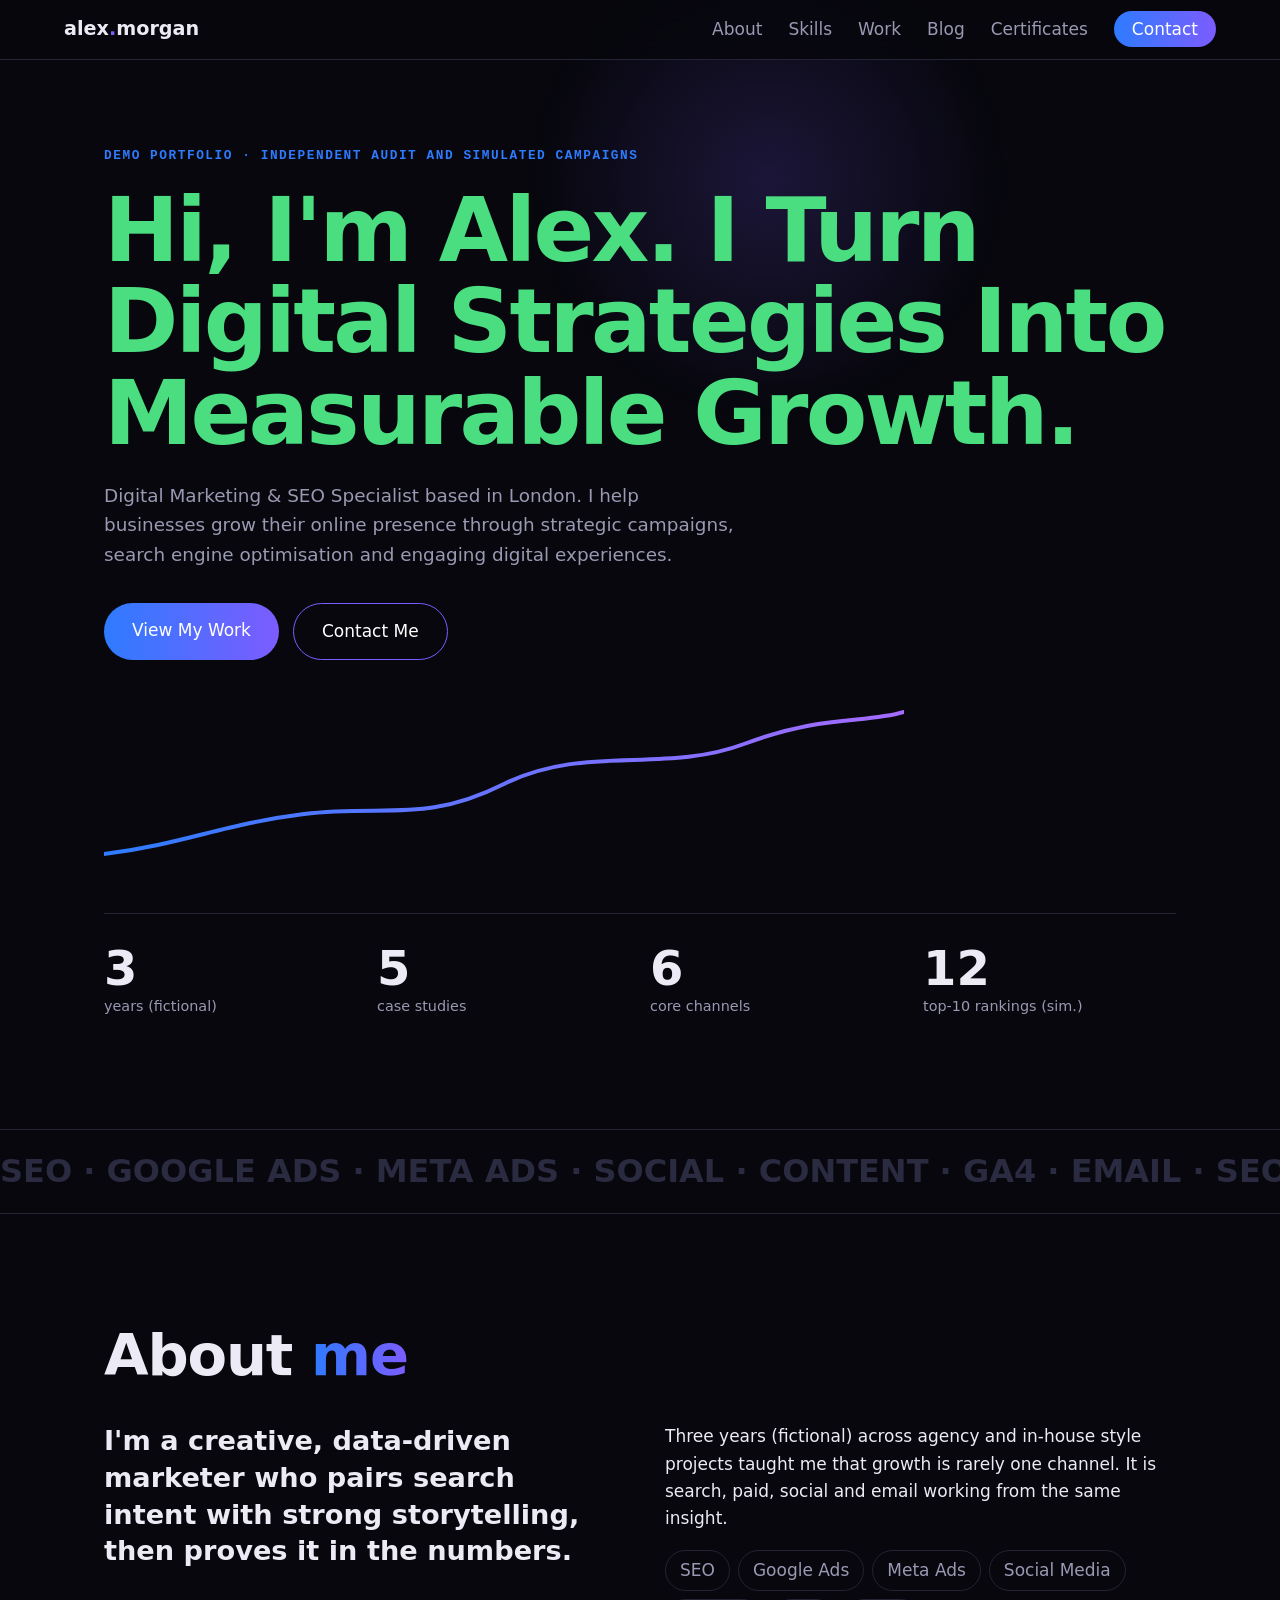
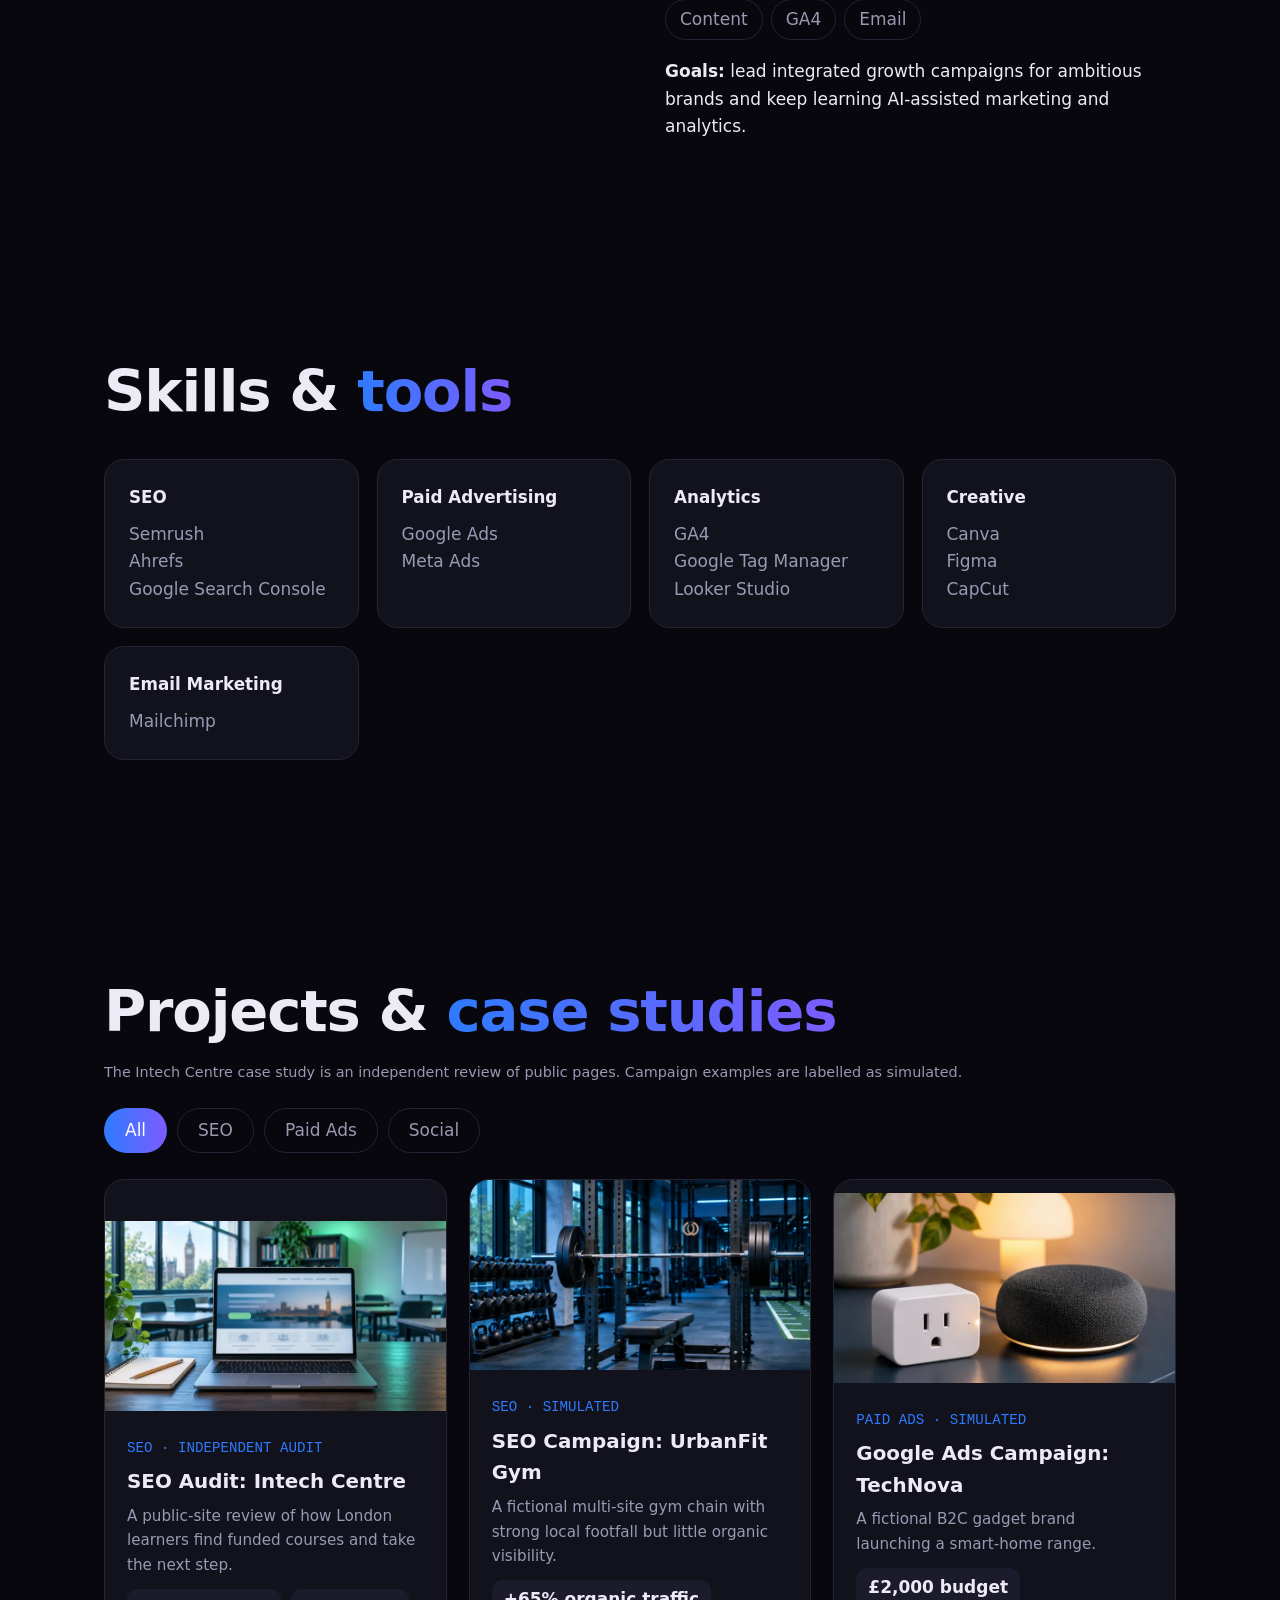
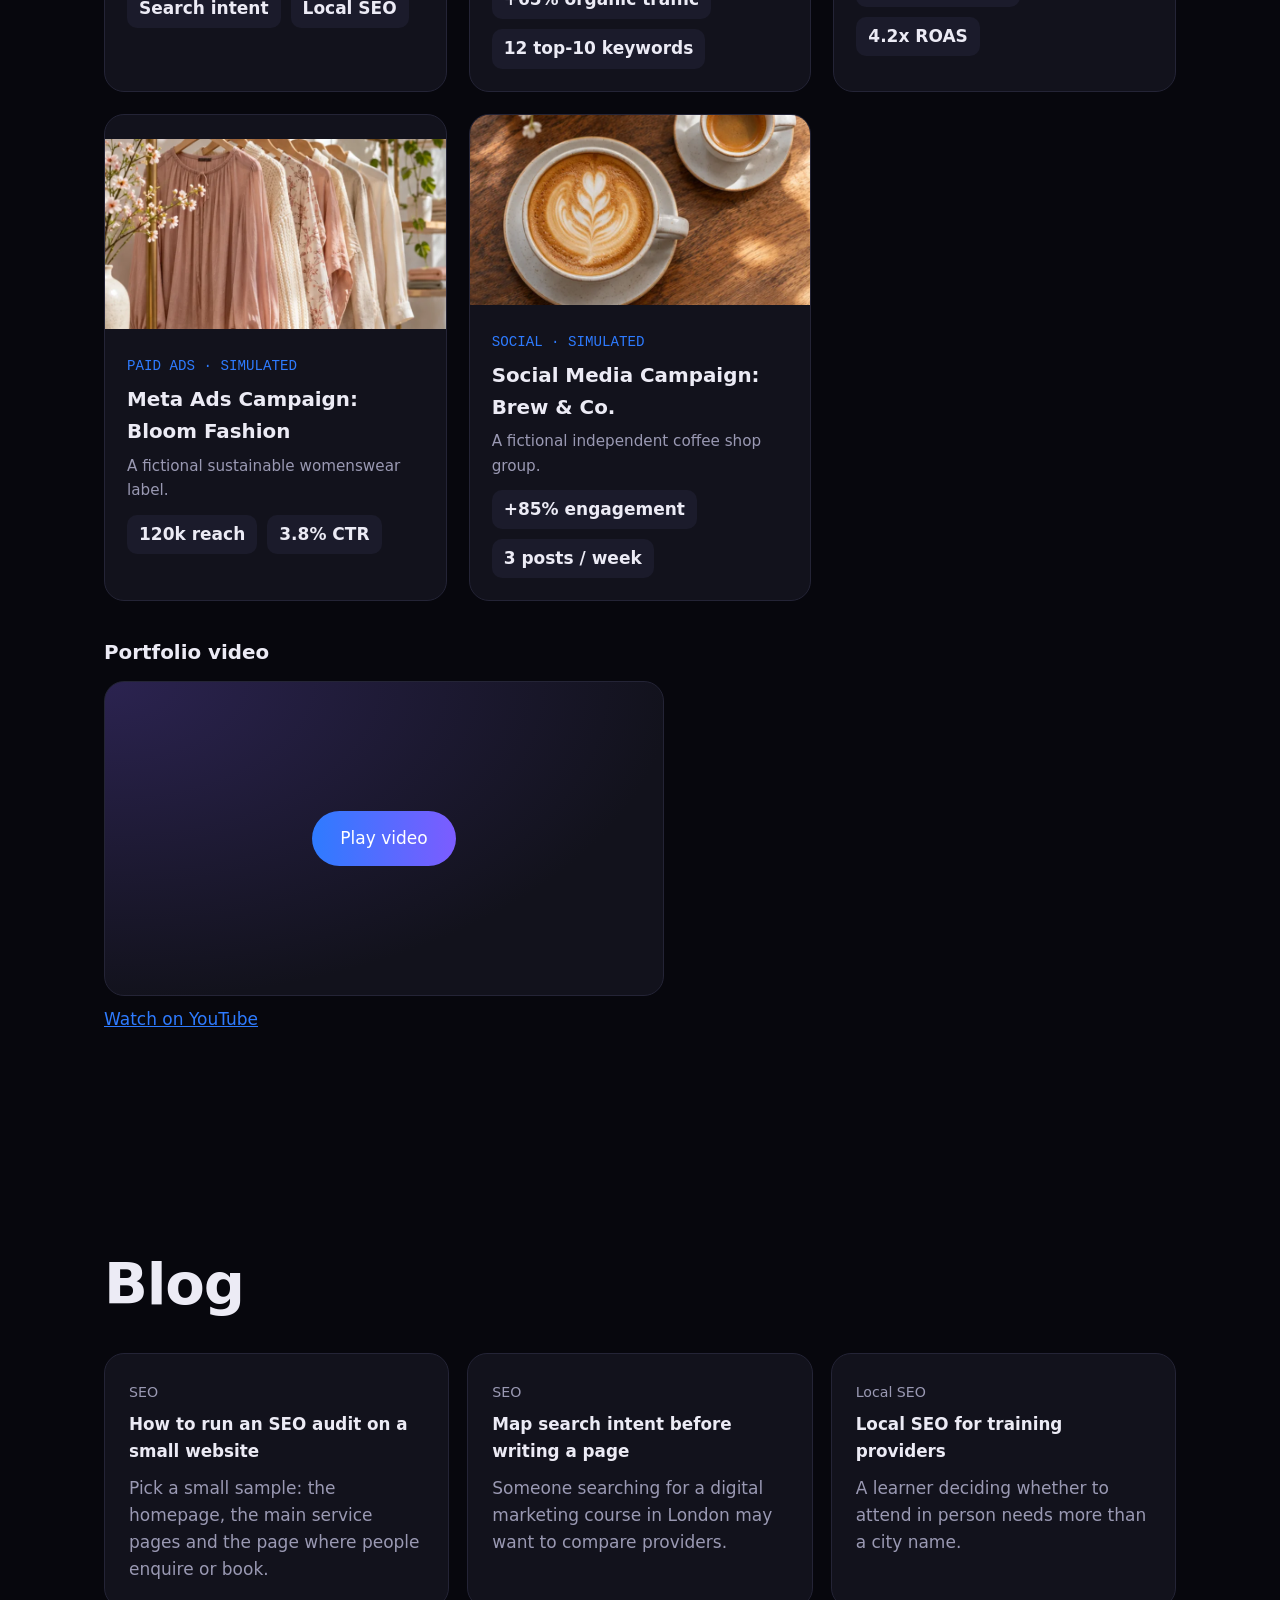
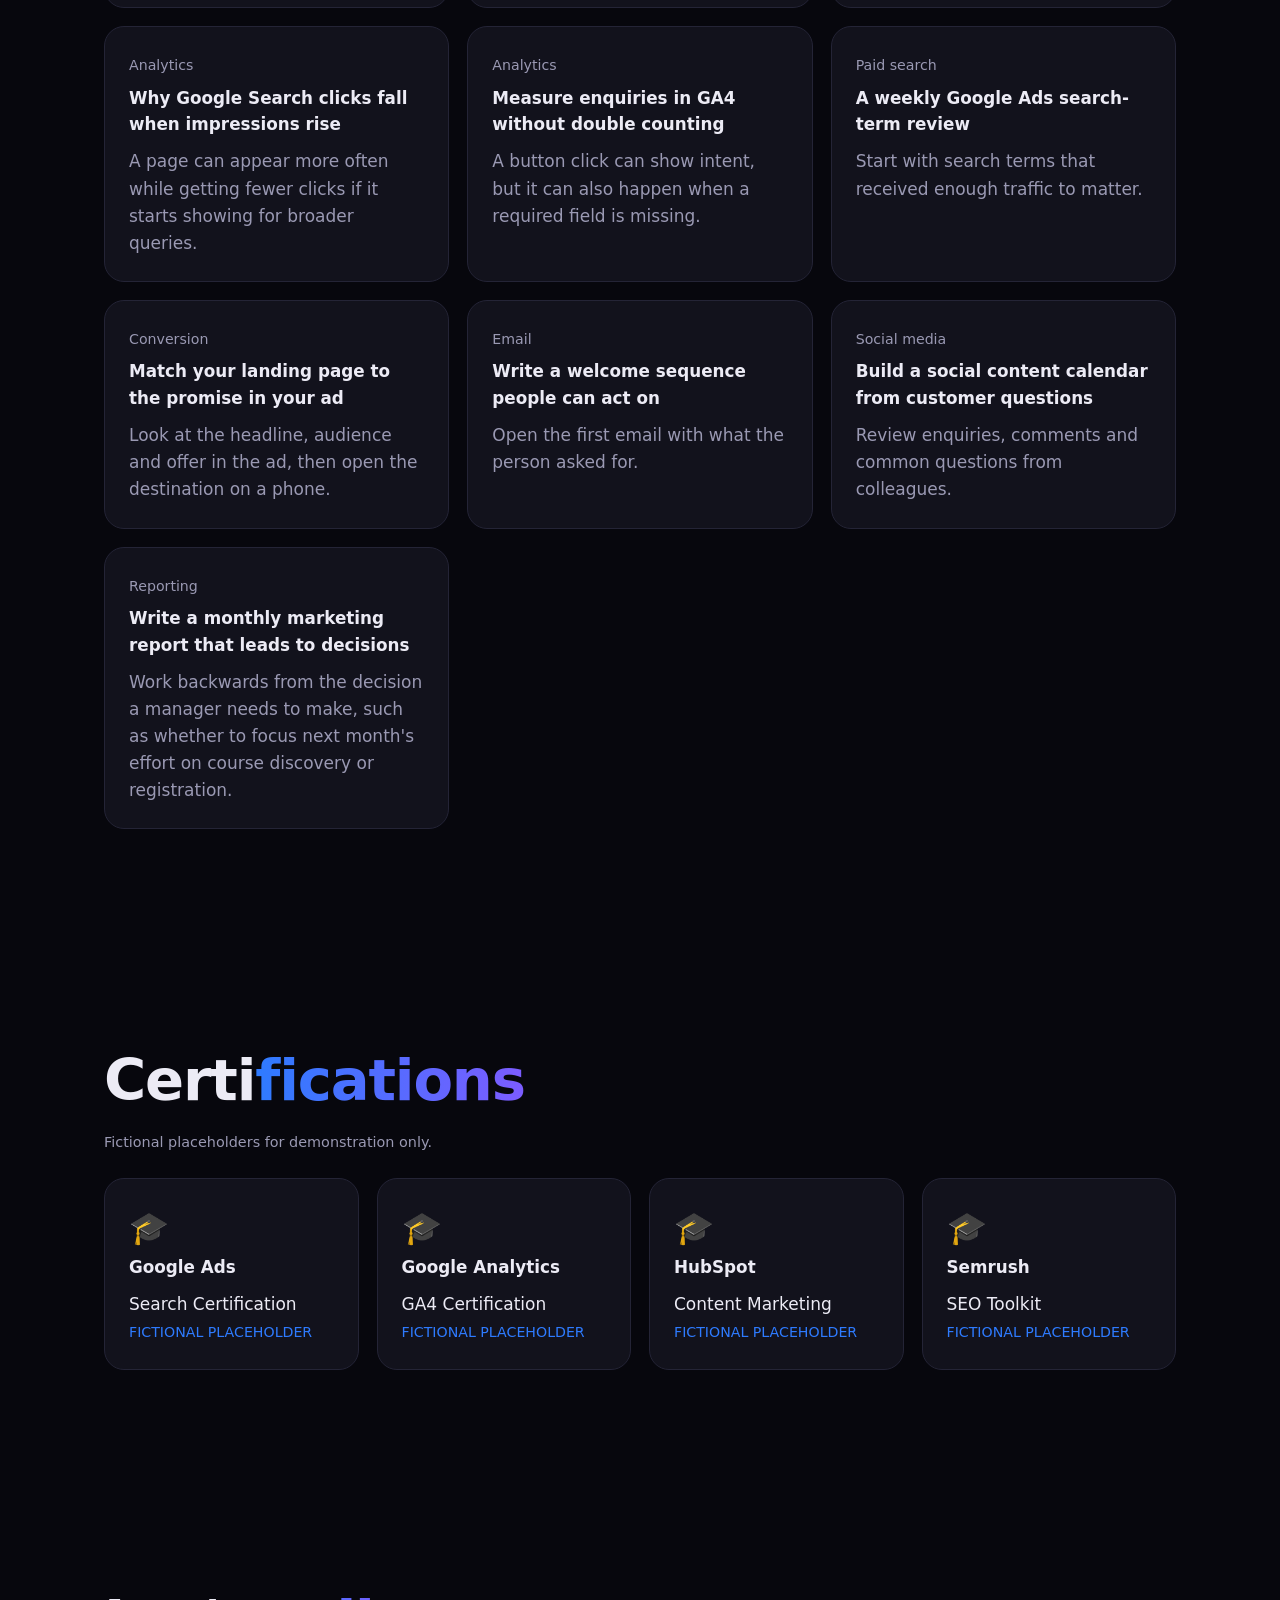
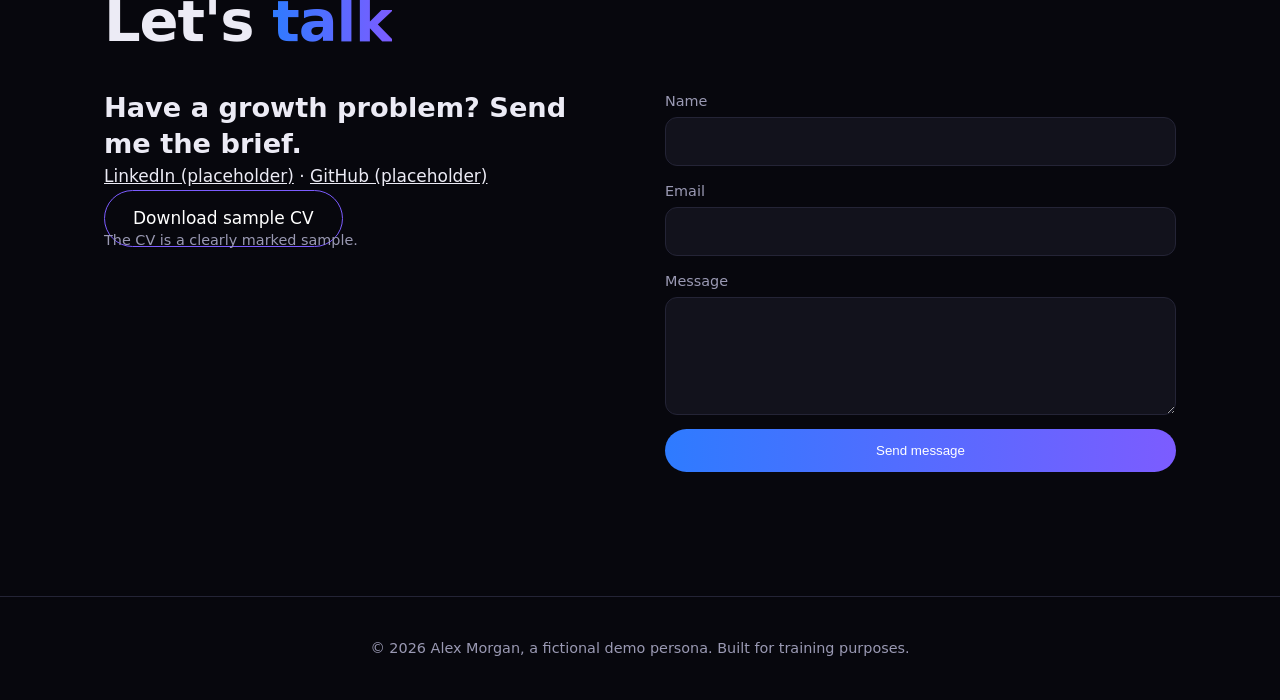
<file: index.html>
<!DOCTYPE html>
<html lang="en">
<head>
<meta charset="utf-8"><meta name="viewport" content="width=device-width,initial-scale=1">
<title>Alex Morgan | Digital Marketing &amp; SEO Specialist, London</title>
<meta name="description" content="Fictional demo portfolio of Alex Morgan, a London digital marketing and SEO specialist. Includes an independent SEO audit and simulated campaign examples.">
<link rel="icon" href="data:image/svg+xml,<svg xmlns='http://www.w3.org/2000/svg' viewBox='0 0 100 100'><text y='.9em' font-size='90'>📈</text></svg>">
<style>
:root{--bg:#07070d;--card:#12121c;--line:#242436;--tx:#ecebf5;--mu:#9a99b3;--a:#7c5cff;--b:#2e7bff;--g:linear-gradient(90deg,var(--b),var(--a));--r:20px}
*{box-sizing:border-box;margin:0}html{scroll-behavior:smooth;scroll-padding-top:80px}
body{background:var(--bg);color:var(--tx);font:17px/1.6 "Segoe UI",system-ui,-apple-system,Helvetica,Arial,sans-serif;overflow-x:hidden}
a{color:inherit}:focus-visible{outline:3px solid var(--b);outline-offset:3px}
.skip{position:absolute;left:-999px}.skip:focus{left:10px;top:10px;background:#fff;color:#000;padding:8px;z-index:99}
.glow{position:fixed;width:520px;height:520px;border-radius:50%;background:radial-gradient(var(--a),transparent 65%);opacity:.18;pointer-events:none;transform:translate(-50%,-50%);left:60%;top:20%;z-index:-1}
.nav{position:fixed;inset:0 0 auto;display:flex;justify-content:space-between;align-items:center;padding:14px 5vw;backdrop-filter:blur(14px);background:#07070dcc;z-index:20;border-bottom:1px solid var(--line)}
.logo{font-weight:800;text-decoration:none;font-size:1.2rem}.logo span{color:var(--a)}
nav a{margin-left:26px;text-decoration:none;color:var(--mu);transition:.2s}nav a:hover{color:#fff}nav .pill{background:var(--g);color:#fff;padding:8px 18px;border-radius:99px}
.burger{display:none;background:none;border:0;padding:8px}.burger i{display:block;width:26px;height:2px;background:#fff;margin:6px 0}
section{padding:110px 5vw}.hero{min-height:100vh;padding-top:150px;max-width:1200px;margin:auto}
.tag{color:var(--b);font:600 .8rem/1 monospace;letter-spacing:.12em;text-transform:uppercase}
h1{font-size:clamp(2.4rem,7vw,5.6rem);line-height:1.02;letter-spacing:-.03em;margin:22px 0;font-weight:800}
.hero h1,.hero h1 em{color:#4ade80}
.hero h1 em{background:none}
h2{font-size:clamp(2rem,5vw,3.6rem);letter-spacing:-.02em;margin-bottom:36px;line-height:1.1}
em{font-style:normal;background:var(--g);-webkit-background-clip:text;background-clip:text;color:transparent}
.lead{max-width:640px;color:var(--mu);font-size:1.15rem}.btns{display:flex;gap:14px;margin:34px 0;flex-wrap:wrap}
.btn{display:inline-block;background:var(--g);color:#fff;border:0;padding:14px 28px;border-radius:99px;font:600 1rem inherit;text-decoration:none;cursor:pointer;transition:transform .2s,box-shadow .2s}
.btn:hover{transform:translateY(-3px);box-shadow:0 10px 30px #7c5cff55}.btn.ghost{background:none;border:1px solid var(--a)}
.draw{width:100%;max-width:800px;margin-top:10px}.draw path{stroke-dasharray:1100;stroke-dashoffset:1100;animation:d 2.8s .4s forwards}@keyframes d{to{stroke-dashoffset:0}}
.stats{display:grid;grid-template-columns:repeat(auto-fit,minmax(150px,1fr));gap:20px;margin-top:40px;border-top:1px solid var(--line);padding-top:30px}
.stats b{font-size:3rem;display:block;line-height:1}.stats span{color:var(--mu);font-size:.9rem}
.marquee{overflow:hidden;border-block:1px solid var(--line);padding:16px 0;white-space:nowrap}.marquee div{display:inline-block;font-size:2rem;font-weight:800;color:#2a2a40;animation:m 30s linear infinite}@keyframes m{to{transform:translateX(-50%)}}
.sec{max-width:1200px;margin:auto}.two{display:grid;grid-template-columns:1fr 1fr;gap:50px}.big{font-size:1.7rem;line-height:1.35;font-weight:600}
.chips{list-style:none;padding:0;display:flex;flex-wrap:wrap;gap:8px;margin:18px 0}.chips li{border:1px solid var(--line);padding:6px 14px;border-radius:99px;color:var(--mu)}
.note{color:var(--mu);font-size:.9rem;margin:-18px 0 24px}.note strong{color:#fff}
.blog-grid{display:grid;grid-template-columns:repeat(auto-fit,minmax(min(100%,280px),1fr));gap:18px;list-style:none;padding:0}
.blog-card{display:block;height:100%;text-decoration:none}.blog-card:hover h3{text-decoration:underline}
.blog-card small{color:var(--mu)}.blog-card h3{margin-top:6px}.blog-card p{color:var(--mu)}
.grid4{display:grid;grid-template-columns:repeat(auto-fit,minmax(240px,1fr));gap:18px}
.box{background:var(--card);border:1px solid var(--line);border-radius:var(--r);padding:24px;transition:.25s}.box:hover{transform:translateY(-6px);border-color:var(--a)}
.box h3{margin-bottom:10px;font-size:1.05rem}.box li{list-style:none;color:var(--mu)}.box ul{padding:0}
.cert b{display:block;font-size:2rem}.cert small{color:var(--b)}
.filters{display:flex;gap:10px;margin-bottom:26px;flex-wrap:wrap}.filters button{background:none;color:var(--mu);border:1px solid var(--line);padding:8px 20px;border-radius:99px;cursor:pointer;font:inherit}.filters .on{background:var(--g);color:#fff;border-color:transparent}
.work-video{max-width:560px;margin-top:36px}
.work-video h3{margin-bottom:12px}
.video-player{display:grid;place-items:center;aspect-ratio:16/9;min-height:200px;overflow:hidden;border:1px solid var(--line);border-radius:var(--r);background:radial-gradient(ellipse at top left,#2b2350,var(--card) 72%)}
.video-player iframe{display:block;width:100%;height:100%;border:0}
.video-link{display:inline-block;margin-top:10px;color:var(--b)}
.cards{display:grid;grid-template-columns:repeat(auto-fit,minmax(300px,1fr));gap:22px}
.card{background:var(--card);border:1px solid var(--line);border-radius:var(--r);overflow:hidden;cursor:pointer;text-align:left;color:inherit;padding:0;font:inherit;transition:.3s;animation:in .5s}.card:hover{transform:translateY(-8px);border-color:var(--a);box-shadow:0 20px 50px #7c5cff22}
@keyframes in{from{opacity:0;transform:translateY(20px)}}
.card .thumb{display:block;width:100%;height:190px;object-fit:cover;background:var(--card)}.card .info{padding:22px}.card small{color:var(--b);font-family:monospace}.card h3{margin:6px 0}.card p{color:var(--mu);font-size:.95rem}
.kpi{display:flex;gap:10px;margin-top:12px;flex-wrap:wrap}.kpi span{background:#1b1b2b;border-radius:10px;padding:6px 12px;font-weight:700}
dialog{background:var(--bg);color:var(--tx);border:1px solid var(--a);border-radius:var(--r);width:min(920px,94vw);max-height:90vh;padding:34px;overflow:auto;margin:auto}dialog::backdrop{background:#000b}
.x{position:absolute;right:16px;top:10px;background:none;border:0;color:#fff;font-size:2rem;cursor:pointer}
#mbody a{color:var(--b)}#mbody h3{font-size:2rem;margin:6px 0 12px}.mgrid{display:grid;grid-template-columns:1fr 1fr;gap:18px;margin:20px 0}.mgrid h4{color:var(--b);font:600 .8rem monospace;text-transform:uppercase;margin-bottom:4px}
.vis{background:var(--card);border:1px solid var(--line);border-radius:var(--r);padding:20px;margin:18px 0}.vis table{width:100%;border-collapse:collapse;font-size:.9rem}.vis td{padding:6px;border-bottom:1px solid var(--line)}
.posts{display:grid;grid-template-columns:repeat(3,1fr);gap:8px}.post{aspect-ratio:1;border-radius:12px;display:grid;place-items:center;text-align:center;padding:8px;font-weight:700;font-size:.85rem}
.mnav{display:flex;justify-content:space-between;margin-top:20px}
form{display:grid;gap:14px}label{display:grid;gap:4px;color:var(--mu);font-size:.9rem}input,textarea{background:var(--card);border:1px solid var(--line);border-radius:12px;padding:12px;color:#fff;font:inherit}
footer{text-align:center;color:var(--mu);padding:40px;border-top:1px solid var(--line);font-size:.9rem}
@media(max-width:800px){.two,.mgrid{grid-template-columns:1fr}.burger{display:block}nav{position:absolute;top:100%;left:0;right:0;background:var(--bg);display:none;flex-direction:column;padding:20px 5vw}nav.open{display:flex}nav a{margin:10px 0}}
@media(prefers-reduced-motion:reduce){*{animation:none!important;transition:none!important;scroll-behavior:auto}.draw path{stroke-dashoffset:0}}

</style>
</head>
<body>
<a class="skip" href="#main">Skip to content</a>
<div class="glow" aria-hidden="true"></div>
<header class="nav"><a class="logo" href="#home">alex<span>.</span>morgan</a>
<button class="burger" aria-label="Open menu" aria-expanded="false"><i></i><i></i></button>
<nav id="menu" aria-label="Main"><a href="#about">About</a><a href="#skills">Skills</a><a href="#work">Work</a><a href="#blog">Blog</a><a href="#certs">Certificates</a><a class="pill" href="#contact">Contact</a></nav></header>
<main id="main">
<section id="home" class="hero"><p class="tag">Demo portfolio · independent audit and simulated campaigns</p>
<h1>Hi, I'm Alex. I Turn Digital Strategies Into <em>Measurable Growth.</em></h1>
<p class="lead">Digital Marketing &amp; SEO Specialist based in London. I help businesses grow their online presence through strategic campaigns, search engine optimisation and engaging digital experiences.</p>
<div class="btns"><a class="btn" href="#work">View My Work</a><a class="btn ghost" href="#contact">Contact Me</a></div>
<svg class="draw" viewBox="0 0 800 160" aria-hidden="true"><defs><linearGradient id="g"><stop offset="0" stop-color="#2e7bff"/><stop offset="1" stop-color="#a56bff"/></linearGradient></defs><path d="M0 150 C80 140 120 120 200 110 S320 120 400 80 S560 70 640 40 S760 20 800 8" fill="none" stroke="url(#g)" stroke-width="4" stroke-linecap="round"/></svg>
<div class="stats"><div><b data-n="3">0</b><span>years (fictional)</span></div><div><b data-n="5">0</b><span>case studies</span></div><div><b data-n="6">0</b><span>core channels</span></div><div><b data-n="12">0</b><span>top-10 rankings (sim.)</span></div></div></section>
<div class="marquee" aria-hidden="true"><div>SEO · GOOGLE ADS · META ADS · SOCIAL · CONTENT · GA4 · EMAIL · SEO · GOOGLE ADS · META ADS · SOCIAL · CONTENT · GA4 · EMAIL ·</div></div>
<section id="about" class="sec"><h2>About <em>me</em></h2><div class="two">
<p class="big">I'm a creative, data-driven marketer who pairs search intent with strong storytelling, then proves it in the numbers.</p>
<div><p>Three years (fictional) across agency and in-house style projects taught me that growth is rarely one channel. It is search, paid, social and email working from the same insight.</p>
<ul class="chips"><li>SEO</li><li>Google Ads</li><li>Meta Ads</li><li>Social Media</li><li>Content</li><li>GA4</li><li>Email</li></ul>
<p><strong>Goals:</strong> lead integrated growth campaigns for ambitious brands and keep learning AI-assisted marketing and analytics.</p></div></div></section>
<section id="skills" class="sec"><h2>Skills &amp; <em>tools</em></h2><div id="skillGrid" class="grid4"></div></section>
<section id="work" class="sec"><h2>Projects &amp; <em>case studies</em></h2>
<p class="note">The Intech Centre case study is an independent review of public pages. Campaign examples are labelled as simulated.</p>
<div class="filters" role="group" aria-label="Filter projects"></div><div id="cards" class="cards"></div>
<div class="work-video">
<h3>Portfolio video</h3>
<div class="video-player">
<a class="btn" id="play-video" href="https://www.youtube.com/watch?v=h95cQkEWBx0">Play video</a>
</div>
<a class="video-link" href="https://www.youtube.com/watch?v=h95cQkEWBx0">Watch on YouTube</a>
</div></section>
<section id="blog" class="sec"><h2>Blog</h2>
<ul class="blog-grid">
<li><a class="box blog-card" href="blog/small-website-seo-audit.html"><small>SEO</small><h3>How to run an SEO audit on a small website</h3><p>Pick a small sample: the homepage, the main service pages and the page where people enquire or book.</p></a></li>
<li><a class="box blog-card" href="blog/search-intent-mapping.html"><small>SEO</small><h3>Map search intent before writing a page</h3><p>Someone searching for a digital marketing course in London may want to compare providers.</p></a></li>
<li><a class="box blog-card" href="blog/local-seo-training-providers.html"><small>Local SEO</small><h3>Local SEO for training providers</h3><p>A learner deciding whether to attend in person needs more than a city name.</p></a></li>
<li><a class="box blog-card" href="blog/search-console-clicks.html"><small>Analytics</small><h3>Why Google Search clicks fall when impressions rise</h3><p>A page can appear more often while getting fewer clicks if it starts showing for broader queries.</p></a></li>
<li><a class="box blog-card" href="blog/ga4-enquiry-measurement.html"><small>Analytics</small><h3>Measure enquiries in GA4 without double counting</h3><p>A button click can show intent, but it can also happen when a required field is missing.</p></a></li>
<li><a class="box blog-card" href="blog/google-ads-search-terms.html"><small>Paid search</small><h3>A weekly Google Ads search-term review</h3><p>Start with search terms that received enough traffic to matter.</p></a></li>
<li><a class="box blog-card" href="blog/landing-page-message-match.html"><small>Conversion</small><h3>Match your landing page to the promise in your ad</h3><p>Look at the headline, audience and offer in the ad, then open the destination on a phone.</p></a></li>
<li><a class="box blog-card" href="blog/email-welcome-sequence.html"><small>Email</small><h3>Write a welcome sequence people can act on</h3><p>Open the first email with what the person asked for.</p></a></li>
<li><a class="box blog-card" href="blog/social-content-calendar.html"><small>Social media</small><h3>Build a social content calendar from customer questions</h3><p>Review enquiries, comments and common questions from colleagues.</p></a></li>
<li><a class="box blog-card" href="blog/monthly-marketing-report.html"><small>Reporting</small><h3>Write a monthly marketing report that leads to decisions</h3><p>Work backwards from the decision a manager needs to make, such as whether to focus next month&#x27;s effort on course discovery or registration.</p></a></li>
</ul></section>
<section id="certs" class="sec"><h2>Certi<em>fications</em></h2><p class="note">Fictional placeholders for demonstration only.</p><div id="certGrid" class="grid4"></div></section>
<section id="contact" class="sec"><h2>Let's <em>talk</em></h2><div class="two">
<div><p class="big">Have a growth problem? Send me the brief.</p><p><a href="https://www.linkedin.com/" target="_blank" rel="noopener">LinkedIn (placeholder)</a> · <a href="https://github.com/" target="_blank" rel="noopener">GitHub (placeholder)</a></p><a class="btn ghost" href="[data-uri]" download="Alex-Morgan-SAMPLE-CV.pdf">Download sample CV</a><p class="note">The CV is a clearly marked sample.</p></div>
<form id="form" novalidate><label>Name<input name="n" required autocomplete="name"></label><label>Email<input name="e" type="email" required autocomplete="email"></label><label>Message<textarea name="m" rows="4" required></textarea></label><button class="btn" type="submit">Send message</button><p id="msg" role="status"></p></form></div></section>
</main>
<footer>© 2026 Alex Morgan, a fictional demo persona. Built for training purposes.</footer>
<template id="intech-audit">
<p>Independent review of Intech Centre’s public website, 25 November 2026. The goal was to help London learners find the right training and register their interest.</p>
<div class="vis">
<h4>1. Give each digital marketing page a clear purpose</h4>
<p>Two promotional pages use very similar search titles for a free digital marketing course in London and direct readers to the same Level 2 programme. Use the course page for qualification, eligibility and registration. Give the promotional pages distinct titles and purposes, such as explaining funding or announcing a cohort. Check Search Console query and page data for overlap before deciding whether to merge any pages.</p>
<p><a href="https://www.intechcentre.com/free-digital-marketing-course-london-2026/">2026 landing page</a> · <a href="https://www.intechcentre.com/free-digital-marketing-course-london/">Promotional article</a> · <a href="https://www.intechcentre.com/courses/digital-marketing-social-media-ai-level-2/">Level 2 course</a></p>
</div>
<div class="vis">
<h4>2. Make the homepage routes easier to distinguish</h4>
<p>The homepage title emphasises Functional Skills exams, while the homepage also promotes funded digital courses. Keep the prominent exam route and add an equally clear route to funded training near the top. Use descriptive links such as <em>Explore funded digital courses</em> and <em>Compare Level 2 and Bootcamp options</em> where learners choose their next step.</p>
<p><a href="https://www.intechcentre.com/">Homepage</a> · <a href="https://www.intechcentre.com/funded-courses/">Funded course directory</a></p>
</div>
<div class="vis">
<h4>3. Bring local details closer to registration</h4>
<p>The contact page lists the Islington address and opening hours, and the London Talent Pathways hub explains the programme offer. Put the Islington location, attendance format and eligibility summary next to the registration link, and link directly to the contact page for directions.</p>
<p><a href="https://www.intechcentre.com/contact-us/">Contact page</a> · <a href="https://www.intechcentre.com/london-talent-pathways-ltp/">London Talent Pathways hub</a></p>
</div>
<h4 class="tag">How to measure the impact</h4>
<p>Record a 28-day Search Console baseline for non-brand clicks and impressions by query and landing page. Use GA4 to track completed registrations or verify outbound registration clicks if completion data is unavailable. Compare the next 28 days with the baseline and annotate cohort launches. This review used public page content. Search Console and GA4 data, indexation, page speed and post-change results were outside its scope.</p>
</template>
<dialog id="modal" aria-label="Case study"><button class="x" aria-label="Close">×</button><div id="mbody"></div><div class="mnav"><button class="btn ghost" id="prev">← Previous</button><button class="btn ghost" id="next">Next →</button></div></dialog>
<script>
/* ===== CONTENT (edit here) ===== */
const SKILLS={"SEO":["Semrush","Ahrefs","Google Search Console"],"Paid Advertising":["Google Ads","Meta Ads"],"Analytics":["GA4","Google Tag Manager","Looker Studio"],"Creative":["Canva","Figma","CapCut"],"Email Marketing":["Mailchimp"]};
const CERTS=[["Google Ads","Search Certification"],["Google Analytics","GA4 Certification"],["HubSpot","Content Marketing"],["Semrush","SEO Toolkit"]];
const SIM="Simulated portfolio example";
const PROJECTS=[
{id:"intech",cat:"SEO",label:"Independent audit",client:"Intech Centre",title:"SEO Audit",
 kpis:["Search intent","Local SEO"],
 bg:"A public-site review of how London learners find funded courses and take the next step."},
{id:"seo",cat:"SEO",color:"#2e7bff",client:"UrbanFit Gym",title:"SEO Campaign",kpis:["+65% organic traffic","12 top-10 keywords"],
 bg:"A fictional multi-site gym chain with strong local footfall but little organic visibility.",challenge:"Blog and class pages competed with each other and ranked beyond page 3.",objective:"Grow organic traffic and win local, high-intent keywords in six months.",
 strategy:"Keyword clustering and intent mapping, technical audit, content refresh, internal linking, and local landing pages.",tools:"Semrush, Ahrefs, Google Search Console, GA4",
 results:"Organic traffic up 65% and 12 keywords in the top 10 (simulated).",learn:"Consolidating cannibalising pages beat publishing more content.",
 chart:[100,108,121,130,142,155,165],cl:"Organic sessions index, month 0 to 6",
 table:[["Keyword","Volume","Rank"],["gym near me london","5.4k","#8"],["hiit classes east london","1.3k","#4"],["beginner strength training","2.9k","#6"],["gym membership deals","3.1k","#9"]]},
{id:"google",cat:"Paid Ads",color:"#7c5cff",client:"TechNova",title:"Google Ads Campaign",kpis:["£2,000 budget","4.2x ROAS"],
 bg:"A fictional B2C gadget brand launching a smart-home range.",challenge:"New brand, low awareness and a tight test budget.",objective:"Reach a 4x return on ad spend within 8 weeks.",
 strategy:"Single-theme ad groups, exact and phrase match, negative keyword lists, RSA testing and weekly bid adjustments.",tools:"Google Ads, GA4, Tag Manager, Looker Studio",
 results:"£2,000 spend produced a simulated 4.2x ROAS.",learn:"Weekly search-term reviews cut wasted spend fast.",
 chart:[1.8,2.4,3.1,3.6,3.9,4.2],cl:"ROAS by week (simulated dashboard)",
 table:[["Campaign","Match","Budget"],["Search: Smart Plugs","Exact","£600"],["Search: Video Doorbells","Phrase","£800"],["Brand","Exact","£200"],["Remarketing","Display","£400"]]},
{id:"meta",cat:"Paid Ads",color:"#ff5ca8",client:"Bloom Fashion",title:"Meta Ads Campaign",kpis:["120k reach","3.8% CTR"],
 bg:"A fictional sustainable womenswear label.",challenge:"Creative fatigue and a cold audience.",objective:"Drive reach and traffic for the spring collection.",
 strategy:"Lookalike and interest audiences, three creative angles tested, Reels-first placements.",tools:"Meta Ads Manager, Canva, CapCut, GA4",
 results:"120,000 people reached at a 3.8% CTR (simulated).",learn:"Short video with a strong first-second hook beat static images.",
 chart:[1.9,2.5,3.0,3.4,3.8],cl:"CTR % by week (simulated)",
 table:[["Audience / creative","Detail","Result"],["Interest","Women 22-34, UK, sustainable fashion","Best"],["Lookalike 1%","Past buyers","2nd"],["Creative A","Lifestyle Reel","3.8% CTR"],["Creative B","Carousel","2.9% CTR"]]},
{id:"social",cat:"Social",color:"#ffb23e",client:"Brew & Co.",title:"Social Media Campaign",kpis:["+85% engagement","3 posts / week"],
 bg:"A fictional independent coffee shop group.",challenge:"Irregular posting and low engagement.",objective:"Build a consistent community and lift engagement.",
 strategy:"Content pillars, weekly calendar, user-generated content and Stories polls.",tools:"Canva, CapCut, Meta Business Suite",
 results:"Engagement rate up 85% (simulated).",learn:"Consistency and a recognisable visual style mattered most.",
 chart:[100,120,140,160,175,185],cl:"Engagement index (simulated)",
 posts:["Meet the roaster","Latte art Friday","Oat milk tips","Customer of the week","Behind the bar","Weekend menu"],cal:["Mon: Educate","Wed: Behind the scenes","Fri: Product hero","Sun: Community"]}];
/* ===== CODE ===== */
const $=(s,r=document)=>r.querySelector(s);
$("#play-video").addEventListener("click", event => {
  if (event.ctrlKey || event.metaKey || event.shiftKey || event.altKey) return;
  event.preventDefault();
  const player = document.createElement("iframe");
  player.title = "Portfolio video on YouTube";
  player.allow = "autoplay; encrypted-media; picture-in-picture; fullscreen";
  player.allowFullscreen = true;
  player.referrerPolicy = "strict-origin-when-cross-origin";
  player.src = "https://www.youtube-nocookie.com/embed/h95cQkEWBx0?autoplay=1&playsinline=1";
  event.currentTarget.replaceWith(player);
  player.focus();
});
$("#skillGrid").innerHTML=Object.entries(SKILLS).map(([k,v])=>`<div class="box"><h3>${k}</h3><ul>${v.map(x=>`<li>${x}</li>`).join("")}</ul></div>`).join("");
$("#certGrid").innerHTML=CERTS.map(c=>`<div class="box cert"><b>🎓</b><h3>${c[0]}</h3><p>${c[1]}</p><small>FICTIONAL PLACEHOLDER</small></div>`).join("");
const svg=(d,l,c)=>{const mx=Math.max(...d),mn=Math.min(...d),p=d.map((v,i)=>[i*(500/(d.length-1))+10,110-(v-mn)/(mx-mn||1)*90]);return `<svg viewBox="0 0 520 130" role="img" aria-label="${l}"><polyline points="${p.join(" ")}" fill="none" stroke="${c}" stroke-width="4" stroke-linejoin="round"/>${p.map(q=>`<circle cx="${q[0]}" cy="${q[1]}" r="5" fill="${c}"/>`).join("")}</svg><small>${l}</small>`};
const cats=["All",...new Set(PROJECTS.map(p=>p.cat))];let cur="All",idx=0;
$(".filters").innerHTML=cats.map(c=>`<button class="${c=="All"?"on":""}" aria-pressed="${c=="All"}">${c}</button>`).join("");
function draw(){$("#cards").innerHTML=PROJECTS.filter(p=>cur=="All"||p.cat==cur).map(p=>`<button class="card" data-id="${p.id}"><img class="thumb" src="./assets/case-studies/${p.id}.webp" alt="" loading="lazy" decoding="async"><div class="info"><small>${p.cat.toUpperCase()} · ${p.label?.toUpperCase() ?? "SIMULATED"}</small><h3>${p.title}: ${p.client}</h3><p>${p.bg}</p><div class="kpi">${p.kpis.map(k=>`<span>${k}</span>`).join("")}</div></div></button>`).join("")}
$(".filters").onclick=e=>{if(e.target.tagName!="BUTTON")return;cur=e.target.textContent;[...$(".filters").children].forEach(b=>{b.classList.toggle("on",b==e.target);b.setAttribute("aria-pressed",b==e.target)});draw()};
function show(i){idx=(i+PROJECTS.length)%PROJECTS.length;const p=PROJECTS[idx];
if(p.id==="intech"){
  const body=$("#mbody");
  body.innerHTML=`<small class="tag">${p.label}</small><h3>${p.title}: ${p.client}</h3>`;
  body.append($("#intech-audit").content.cloneNode(true));
  if(!$("#modal").open)$("#modal").showModal();
  return;
}
const vis=p.posts?`<div class="vis"><div class="posts">${p.posts.map((t,i)=>`<div class="post" style="background:linear-gradient(135deg,${["#ffb23e","#7c5cff","#2e7bff"][i%3]},#12121c)">${t}</div>`).join("")}</div><p class="note" style="margin:12px 0 0">Sample Instagram posts. Weekly calendar: ${p.cal.join(" | ")}</p></div>`:`<div class="vis"><table>${p.table.map(r=>`<tr>${r.map(c=>`<td>${c}</td>`).join("")}</tr>`).join("")}</table></div>`;
$("#mbody").innerHTML=`<small class="tag">${SIM}</small><h3>${p.title}: ${p.client}</h3><div class="mgrid">${[["Client background",p.bg],["Challenges",p.challenge],["Objectives",p.objective],["Strategy & implementation",p.strategy],["Tools used",p.tools],["Key learnings",p.learn]].map(([h,t])=>`<div><h4>${h}</h4><p>${t}</p></div>`).join("")}</div>${vis}<div class="vis">${svg(p.chart,p.cl,p.color)}</div><h4 class="tag">Measurable results (simulated)</h4><p class="big">${p.results}</p>`;
if(!$("#modal").open)$("#modal").showModal()}
$("#cards").onclick=e=>{const c=e.target.closest(".card");if(c)show(PROJECTS.findIndex(p=>p.id==c.dataset.id))};
$("#prev").onclick=()=>show(idx-1);$("#next").onclick=()=>show(idx+1);$(".x").onclick=()=>$("#modal").close();
$("#modal").onclick=e=>{if(e.target.id=="modal")e.target.close()};draw();
const burger=$(".burger"),menu=$("#menu");burger.onclick=()=>{const o=menu.classList.toggle("open");burger.setAttribute("aria-expanded",o)};menu.onclick=e=>{if(e.target.tagName=="A")menu.classList.remove("open")};
addEventListener("pointermove",e=>{const g=$(".glow");g.style.left=e.clientX+"px";g.style.top=e.clientY+"px"});
const io=new IntersectionObserver(es=>es.forEach(e=>{if(!e.isIntersecting)return;const el=e.target,n=+el.dataset.n;let i=0;const t=setInterval(()=>{el.textContent=++i;if(i>=n)clearInterval(t)},900/n);io.unobserve(el)}));document.querySelectorAll("[data-n]").forEach(el=>io.observe(el));
$("#form").onsubmit=e=>{e.preventDefault();const f=e.target,m=$("#msg"),ok=f.checkValidity();m.textContent=ok?"Thanks! This is a demo form, so nothing was sent.":"Please complete all fields with a valid email.";if(ok)f.reset()};

</script>
</body></html>
</file>
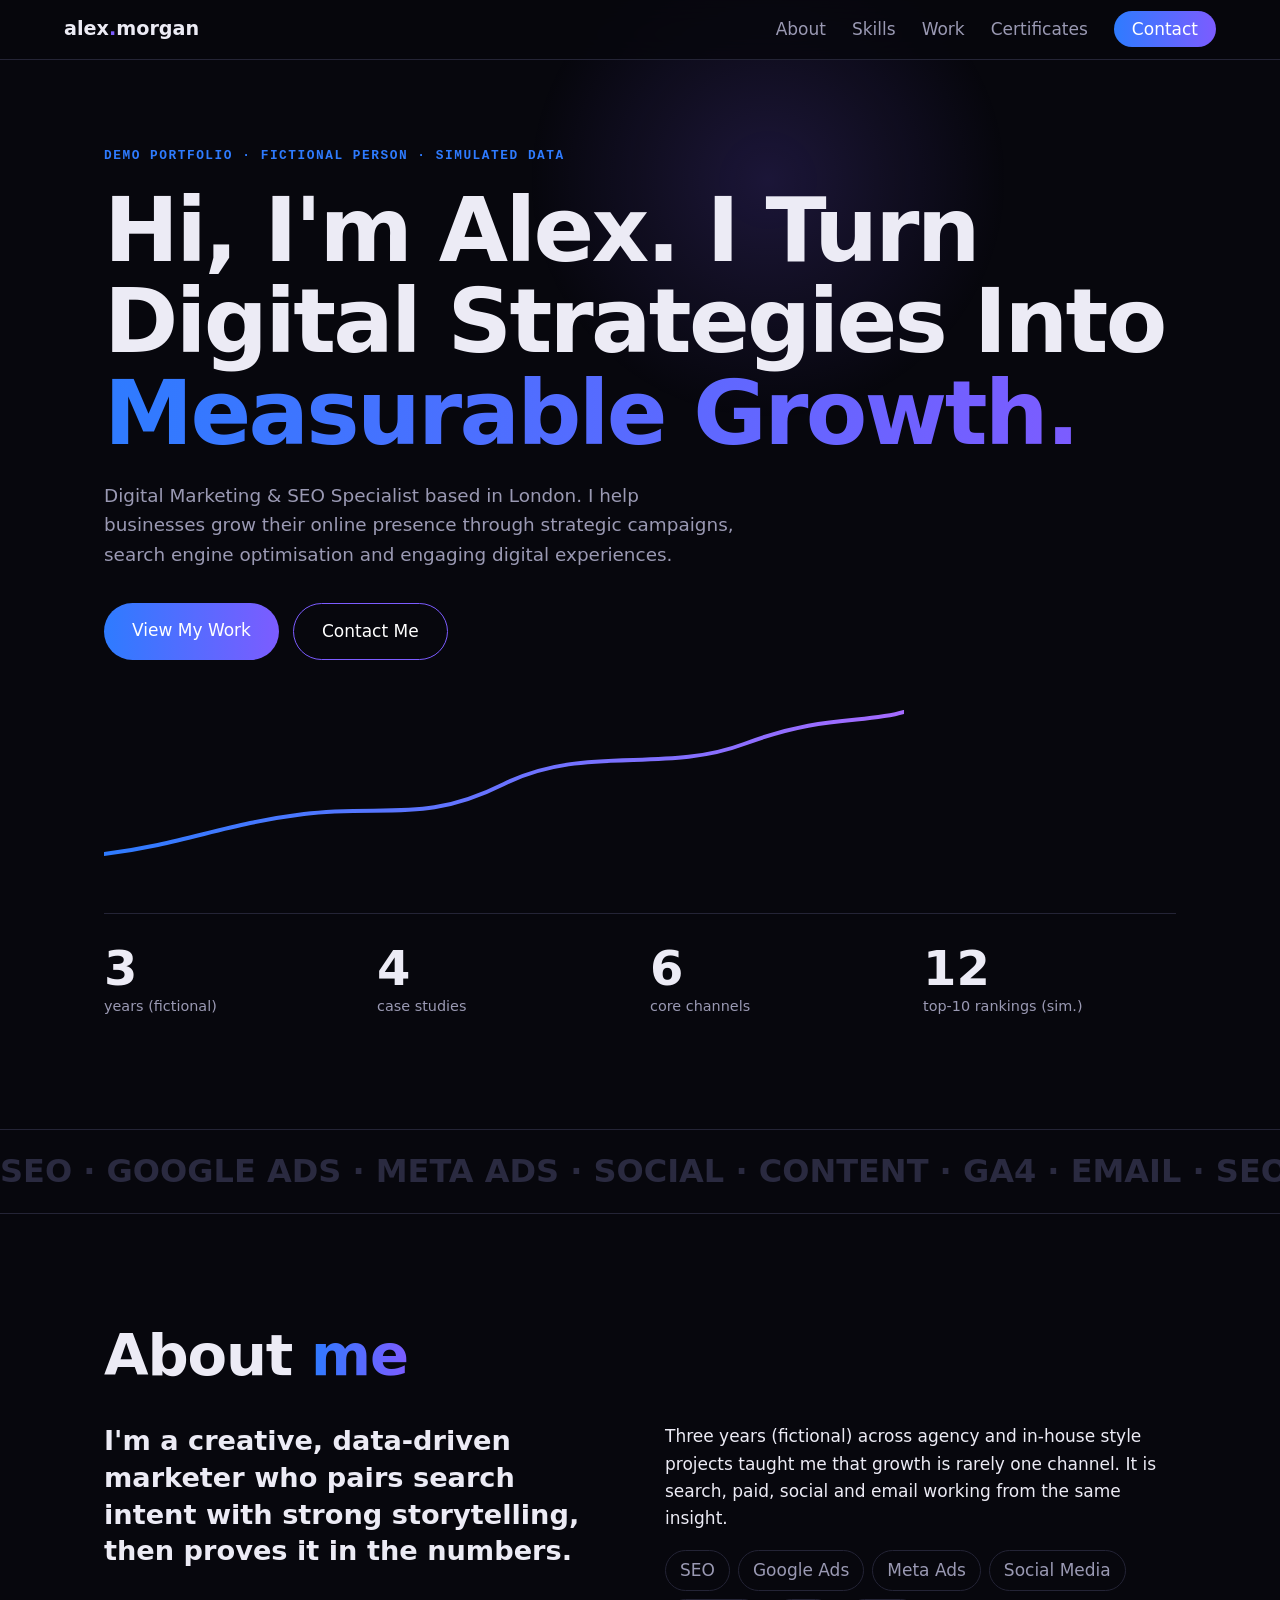
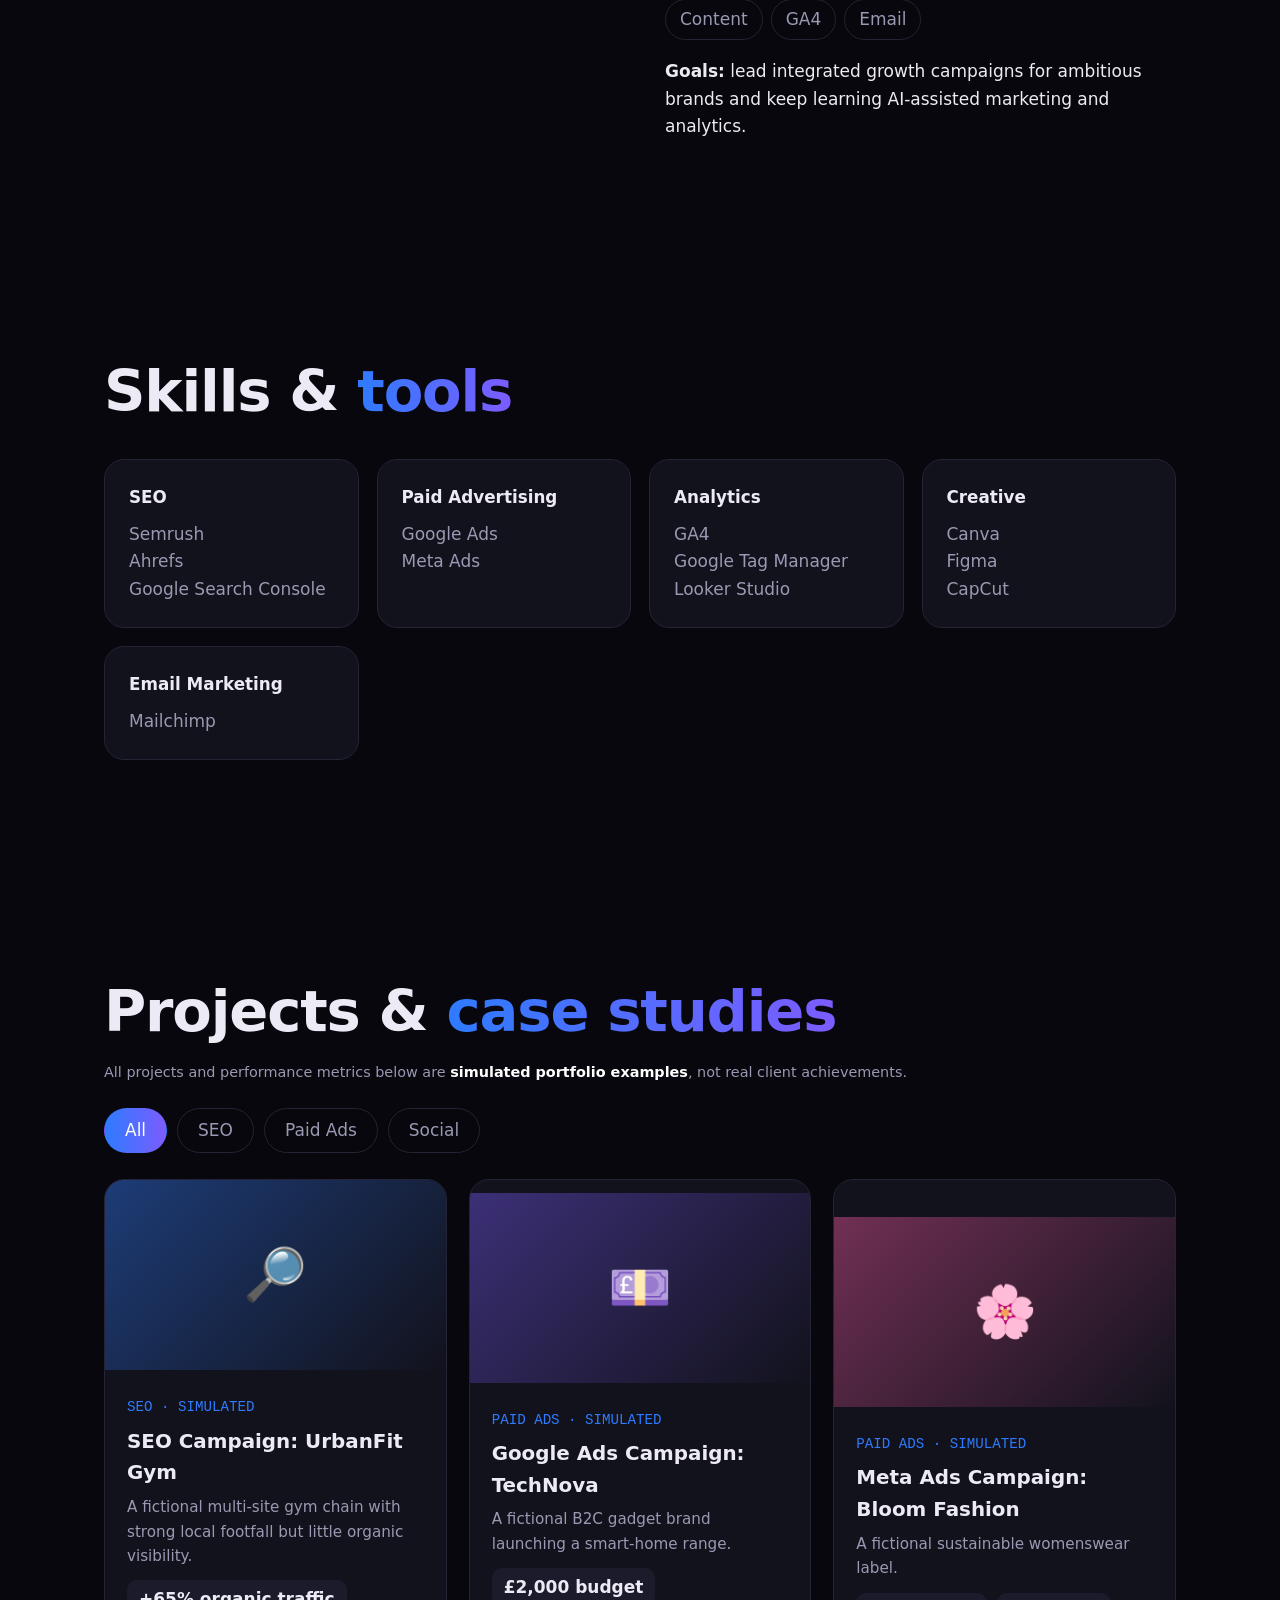
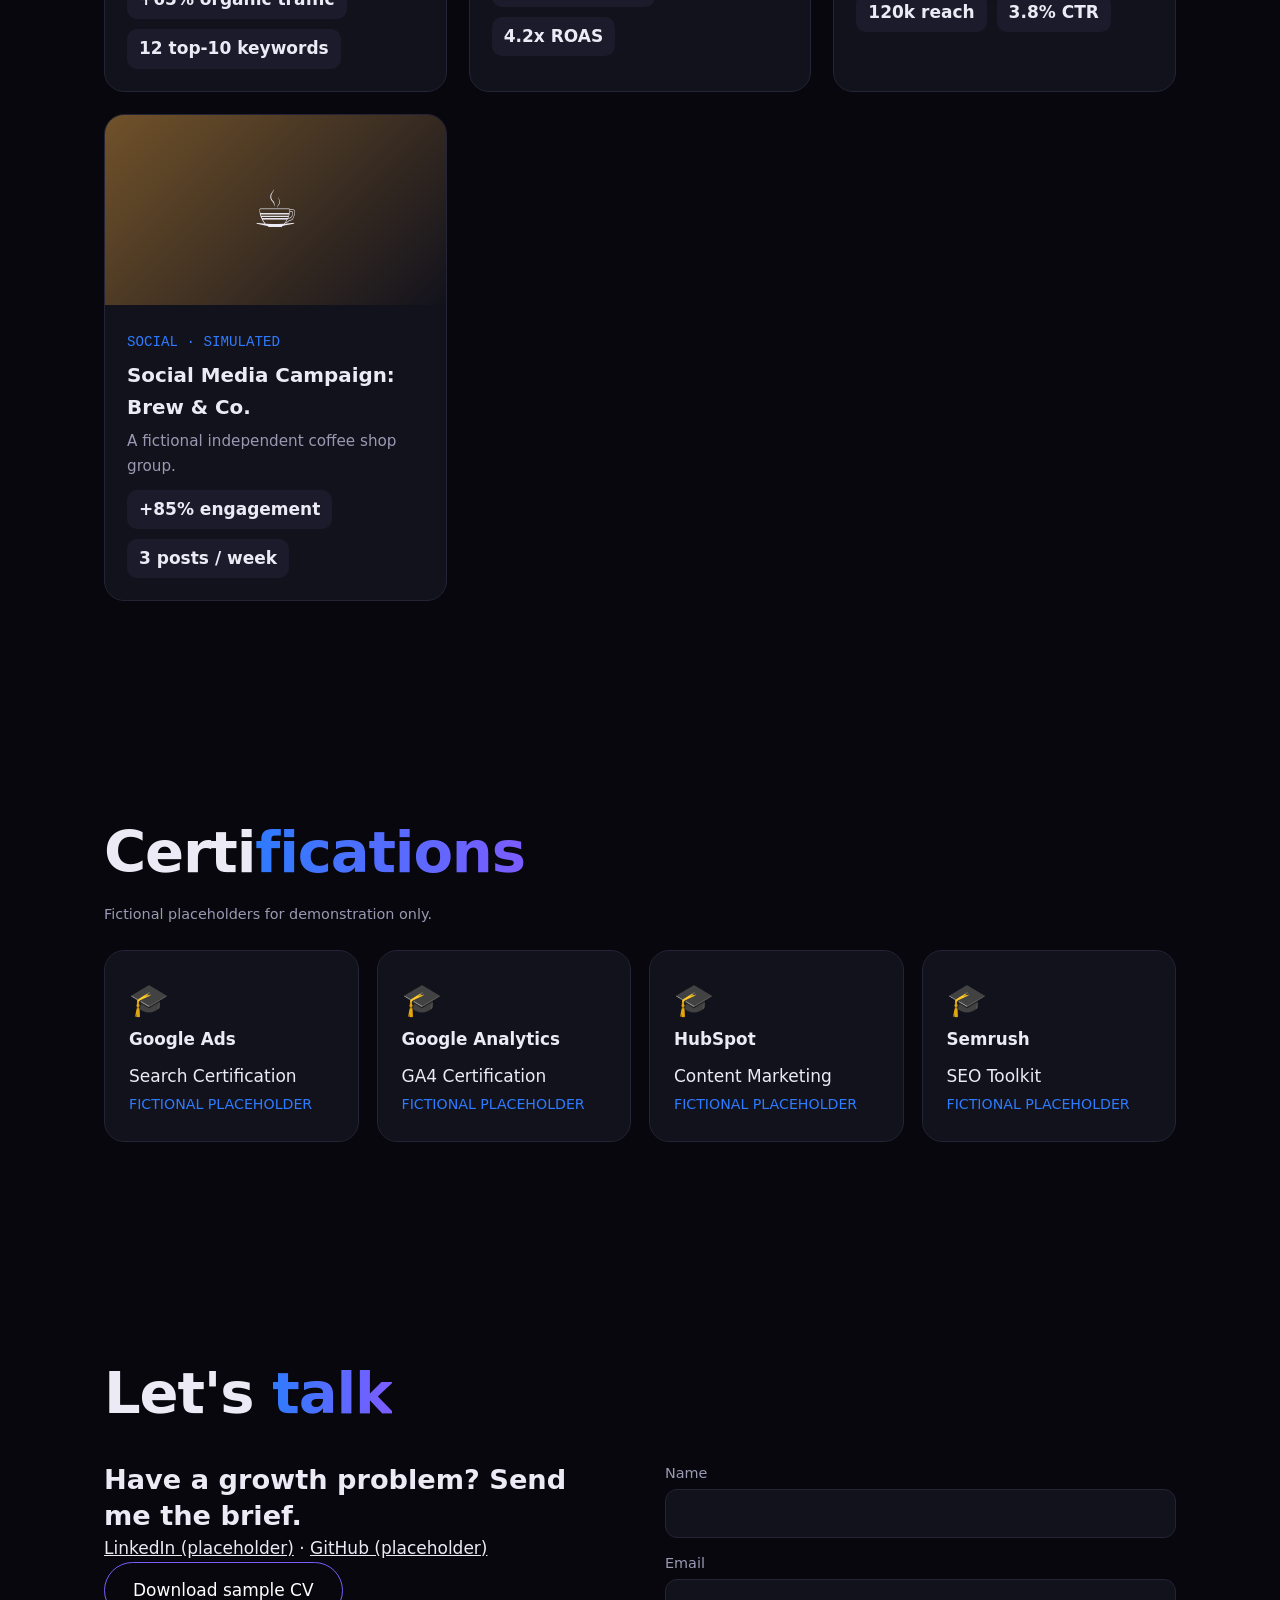
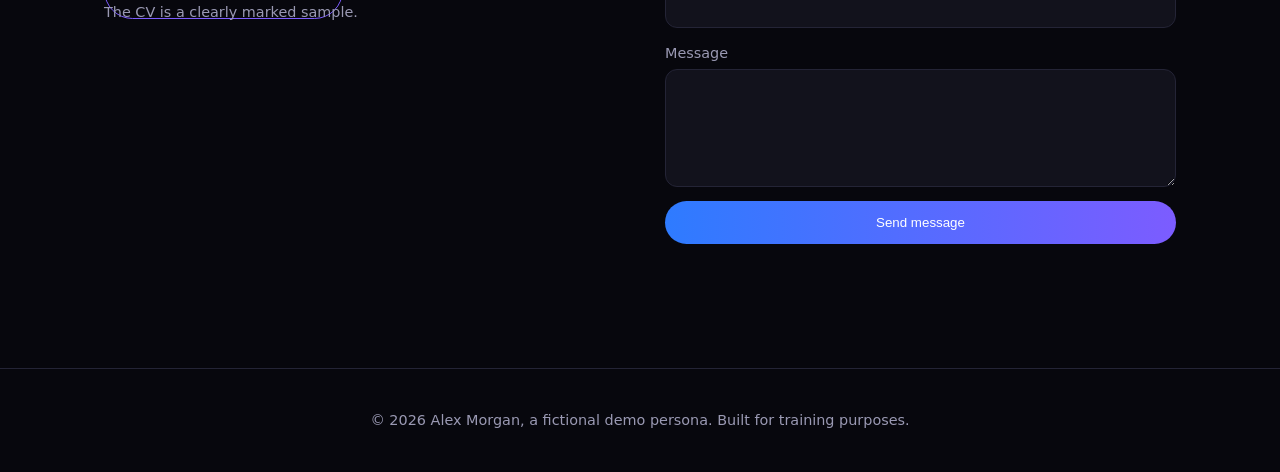
<file: alex-morgan-portfolio (1)/index.html>
<!DOCTYPE html>
<html lang="en">
<head>
<meta charset="utf-8"><meta name="viewport" content="width=device-width,initial-scale=1">
<title>Alex Morgan | Digital Marketing &amp; SEO Specialist, London</title>
<meta name="description" content="Fictional demo portfolio of Alex Morgan, a London digital marketing and SEO specialist. All projects and metrics are simulated examples.">
<link rel="icon" href="data:image/svg+xml,<svg xmlns='http://www.w3.org/2000/svg' viewBox='0 0 100 100'><text y='.9em' font-size='90'>📈</text></svg>">
<link rel="stylesheet" href="css/style.css">
</head>
<body>
<a class="skip" href="#main">Skip to content</a>
<div class="glow" aria-hidden="true"></div>
<header class="nav"><a class="logo" href="#home">alex<span>.</span>morgan</a>
<button class="burger" aria-label="Open menu" aria-expanded="false"><i></i><i></i></button>
<nav id="menu" aria-label="Main"><a href="#about">About</a><a href="#skills">Skills</a><a href="#work">Work</a><a href="#certs">Certificates</a><a class="pill" href="#contact">Contact</a></nav></header>
<main id="main">
<section id="home" class="hero"><p class="tag">Demo portfolio · fictional person · simulated data</p>
<h1>Hi, I'm Alex. I Turn Digital Strategies Into <em>Measurable Growth.</em></h1>
<p class="lead">Digital Marketing &amp; SEO Specialist based in London. I help businesses grow their online presence through strategic campaigns, search engine optimisation and engaging digital experiences.</p>
<div class="btns"><a class="btn" href="#work">View My Work</a><a class="btn ghost" href="#contact">Contact Me</a></div>
<svg class="draw" viewBox="0 0 800 160" aria-hidden="true"><defs><linearGradient id="g"><stop offset="0" stop-color="#2e7bff"/><stop offset="1" stop-color="#a56bff"/></linearGradient></defs><path d="M0 150 C80 140 120 120 200 110 S320 120 400 80 S560 70 640 40 S760 20 800 8" fill="none" stroke="url(#g)" stroke-width="4" stroke-linecap="round"/></svg>
<div class="stats"><div><b data-n="3">0</b><span>years (fictional)</span></div><div><b data-n="4">0</b><span>case studies</span></div><div><b data-n="6">0</b><span>core channels</span></div><div><b data-n="12">0</b><span>top-10 rankings (sim.)</span></div></div></section>
<div class="marquee" aria-hidden="true"><div>SEO · GOOGLE ADS · META ADS · SOCIAL · CONTENT · GA4 · EMAIL · SEO · GOOGLE ADS · META ADS · SOCIAL · CONTENT · GA4 · EMAIL ·</div></div>
<section id="about" class="sec"><h2>About <em>me</em></h2><div class="two">
<p class="big">I'm a creative, data-driven marketer who pairs search intent with strong storytelling, then proves it in the numbers.</p>
<div><p>Three years (fictional) across agency and in-house style projects taught me that growth is rarely one channel. It is search, paid, social and email working from the same insight.</p>
<ul class="chips"><li>SEO</li><li>Google Ads</li><li>Meta Ads</li><li>Social Media</li><li>Content</li><li>GA4</li><li>Email</li></ul>
<p><strong>Goals:</strong> lead integrated growth campaigns for ambitious brands and keep learning AI-assisted marketing and analytics.</p></div></div></section>
<section id="skills" class="sec"><h2>Skills &amp; <em>tools</em></h2><div id="skillGrid" class="grid4"></div></section>
<section id="work" class="sec"><h2>Projects &amp; <em>case studies</em></h2>
<p class="note">All projects and performance metrics below are <strong>simulated portfolio examples</strong>, not real client achievements.</p>
<div class="filters" role="group" aria-label="Filter projects"></div><div id="cards" class="cards"></div></section>
<section id="certs" class="sec"><h2>Certi<em>fications</em></h2><p class="note">Fictional placeholders for demonstration only.</p><div id="certGrid" class="grid4"></div></section>
<section id="contact" class="sec"><h2>Let's <em>talk</em></h2><div class="two">
<div><p class="big">Have a growth problem? Send me the brief.</p><p><a href="https://www.linkedin.com/" target="_blank" rel="noopener">LinkedIn (placeholder)</a> · <a href="https://github.com/" target="_blank" rel="noopener">GitHub (placeholder)</a></p><a class="btn ghost" href="assets/sample-cv.pdf" download>Download sample CV</a><p class="note">The CV is a clearly marked sample.</p></div>
<form id="form" novalidate><label>Name<input name="n" required autocomplete="name"></label><label>Email<input name="e" type="email" required autocomplete="email"></label><label>Message<textarea name="m" rows="4" required></textarea></label><button class="btn" type="submit">Send message</button><p id="msg" role="status"></p></form></div></section>
</main>
<footer>© 2026 Alex Morgan, a fictional demo persona. Built for training purposes.</footer>
<dialog id="modal" aria-label="Case study"><button class="x" aria-label="Close">×</button><div id="mbody"></div><div class="mnav"><button class="btn ghost" id="prev">← Previous</button><button class="btn ghost" id="next">Next →</button></div></dialog>
<script src="js/main.js"></script>
</body></html>
</file>
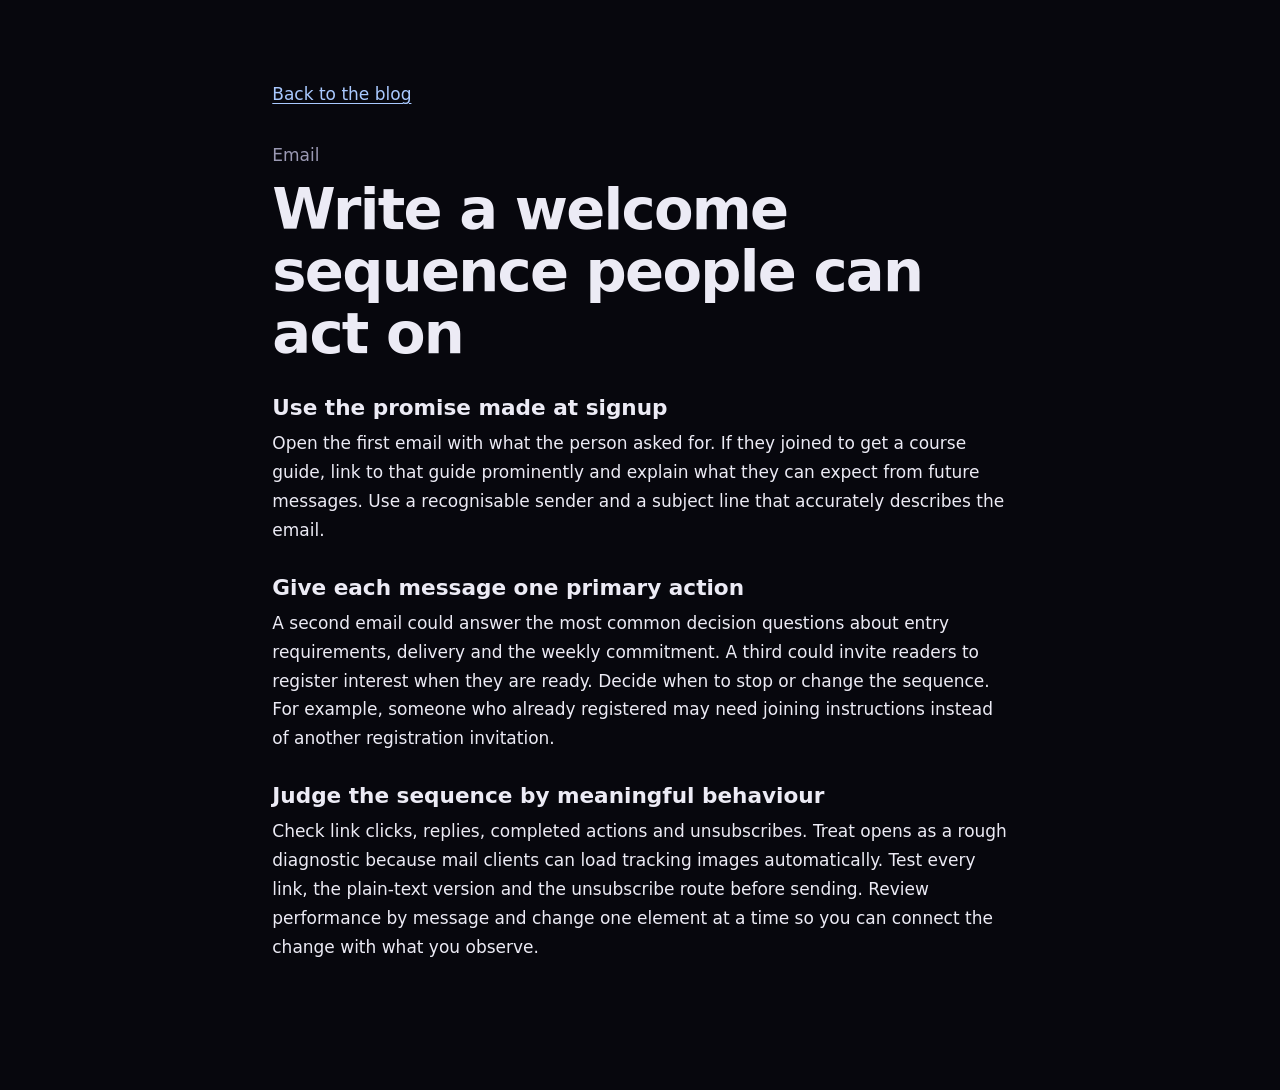
<file: blog/email-welcome-sequence.html>
<!doctype html>
<html lang="en-GB">
<head>
<meta charset="utf-8">
<meta name="viewport" content="width=device-width, initial-scale=1">
<title>Write a welcome sequence people can act on | Alex Morgan</title>
<meta name="description" content="Open the first email with what the person asked for.">
<link rel="stylesheet" href="article.css">
</head>
<body>
<main>
  <a href="../index.html#blog">Back to the blog</a>
  <article>
    <header><p>Email</p><h1>Write a welcome sequence people can act on</h1></header>
    <section><h2>Use the promise made at signup</h2><p>Open the first email with what the person asked for. If they joined to get a course guide, link to that guide prominently and explain what they can expect from future messages. Use a recognisable sender and a subject line that accurately describes the email.</p></section>
    <section><h2>Give each message one primary action</h2><p>A second email could answer the most common decision questions about entry requirements, delivery and the weekly commitment. A third could invite readers to register interest when they are ready. Decide when to stop or change the sequence. For example, someone who already registered may need joining instructions instead of another registration invitation.</p></section>
    <section><h2>Judge the sequence by meaningful behaviour</h2><p>Check link clicks, replies, completed actions and unsubscribes. Treat opens as a rough diagnostic because mail clients can load tracking images automatically. Test every link, the plain-text version and the unsubscribe route before sending. Review performance by message and change one element at a time so you can connect the change with what you observe.</p></section>
  </article>
</main>
</body>
</html>
</file>
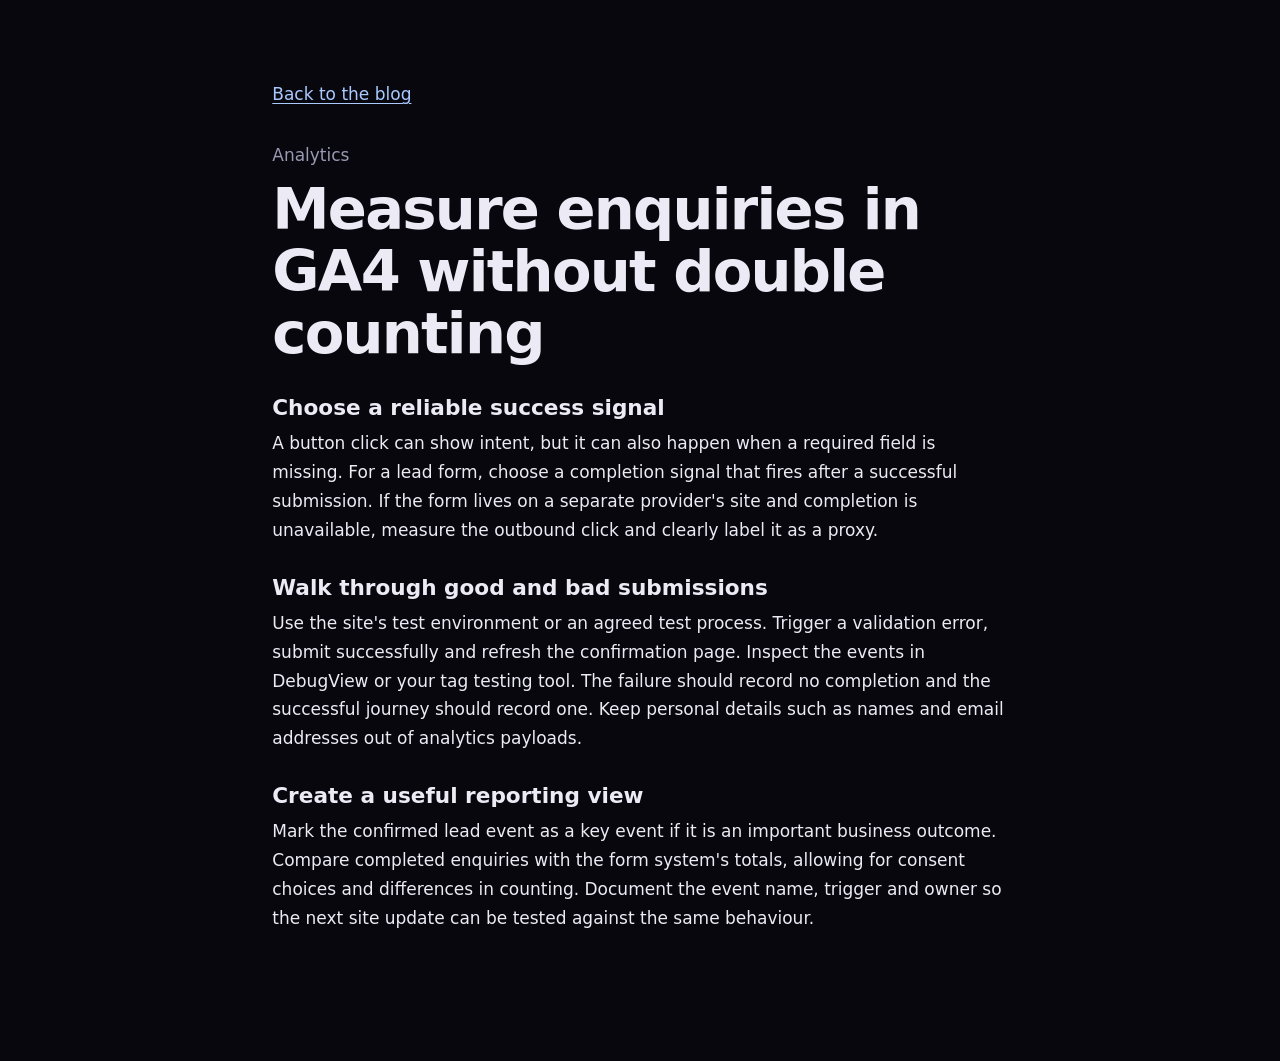
<file: blog/ga4-enquiry-measurement.html>
<!doctype html>
<html lang="en-GB">
<head>
<meta charset="utf-8">
<meta name="viewport" content="width=device-width, initial-scale=1">
<title>Measure enquiries in GA4 without double counting | Alex Morgan</title>
<meta name="description" content="A button click can show intent, but it can also happen when a required field is missing.">
<link rel="stylesheet" href="article.css">
</head>
<body>
<main>
  <a href="../index.html#blog">Back to the blog</a>
  <article>
    <header><p>Analytics</p><h1>Measure enquiries in GA4 without double counting</h1></header>
    <section><h2>Choose a reliable success signal</h2><p>A button click can show intent, but it can also happen when a required field is missing. For a lead form, choose a completion signal that fires after a successful submission. If the form lives on a separate provider's site and completion is unavailable, measure the outbound click and clearly label it as a proxy.</p></section>
    <section><h2>Walk through good and bad submissions</h2><p>Use the site's test environment or an agreed test process. Trigger a validation error, submit successfully and refresh the confirmation page. Inspect the events in DebugView or your tag testing tool. The failure should record no completion and the successful journey should record one. Keep personal details such as names and email addresses out of analytics payloads.</p></section>
    <section><h2>Create a useful reporting view</h2><p>Mark the confirmed lead event as a key event if it is an important business outcome. Compare completed enquiries with the form system's totals, allowing for consent choices and differences in counting. Document the event name, trigger and owner so the next site update can be tested against the same behaviour.</p></section>
  </article>
</main>
</body>
</html>
</file>
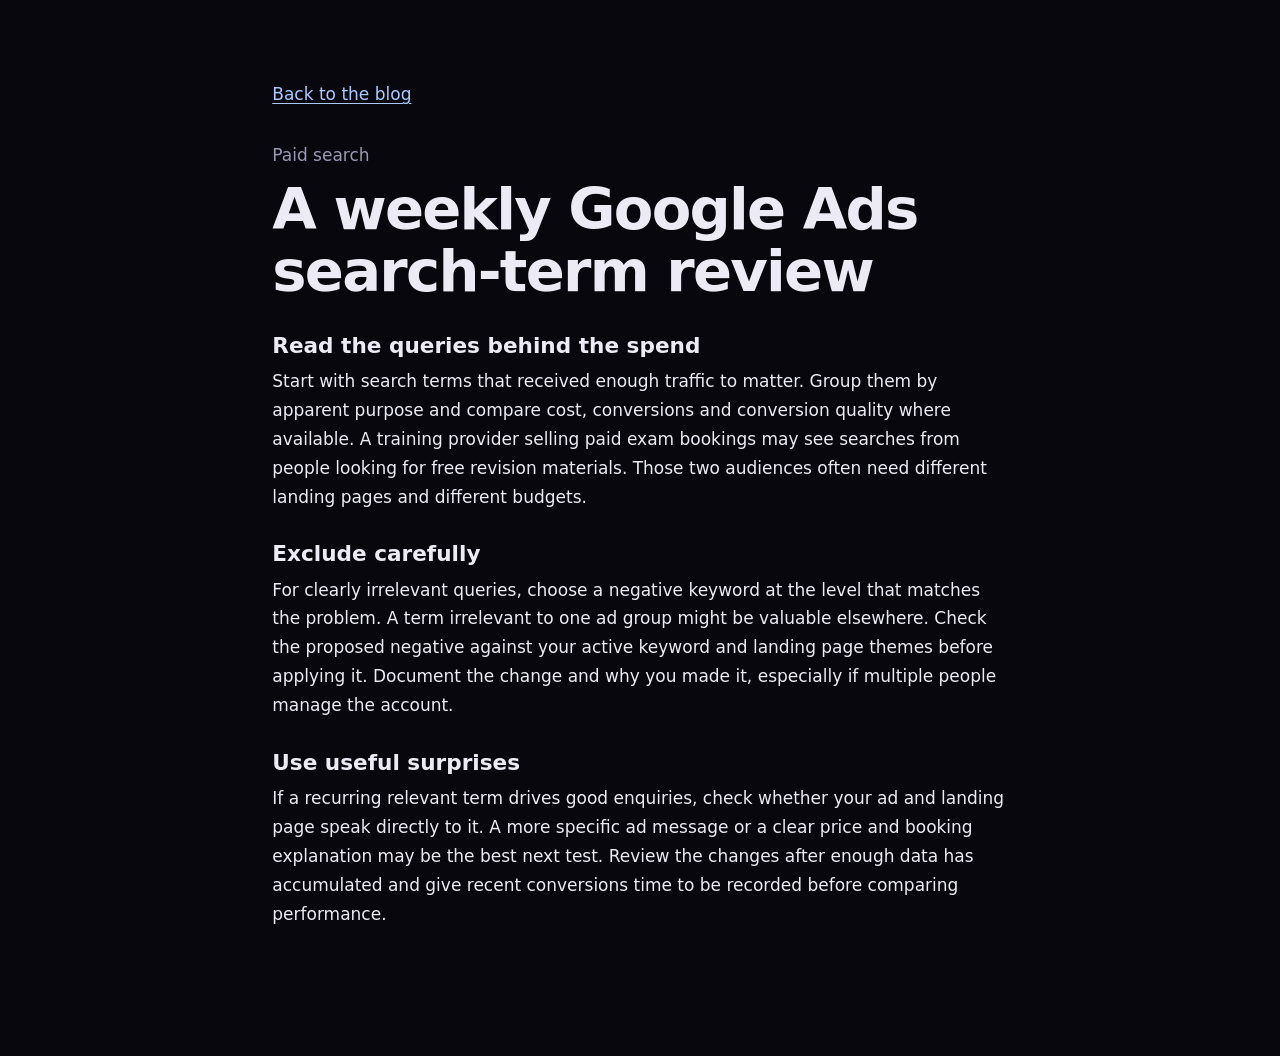
<file: blog/google-ads-search-terms.html>
<!doctype html>
<html lang="en-GB">
<head>
<meta charset="utf-8">
<meta name="viewport" content="width=device-width, initial-scale=1">
<title>A weekly Google Ads search-term review | Alex Morgan</title>
<meta name="description" content="Start with search terms that received enough traffic to matter.">
<link rel="stylesheet" href="article.css">
</head>
<body>
<main>
  <a href="../index.html#blog">Back to the blog</a>
  <article>
    <header><p>Paid search</p><h1>A weekly Google Ads search-term review</h1></header>
    <section><h2>Read the queries behind the spend</h2><p>Start with search terms that received enough traffic to matter. Group them by apparent purpose and compare cost, conversions and conversion quality where available. A training provider selling paid exam bookings may see searches from people looking for free revision materials. Those two audiences often need different landing pages and different budgets.</p></section>
    <section><h2>Exclude carefully</h2><p>For clearly irrelevant queries, choose a negative keyword at the level that matches the problem. A term irrelevant to one ad group might be valuable elsewhere. Check the proposed negative against your active keyword and landing page themes before applying it. Document the change and why you made it, especially if multiple people manage the account.</p></section>
    <section><h2>Use useful surprises</h2><p>If a recurring relevant term drives good enquiries, check whether your ad and landing page speak directly to it. A more specific ad message or a clear price and booking explanation may be the best next test. Review the changes after enough data has accumulated and give recent conversions time to be recorded before comparing performance.</p></section>
  </article>
</main>
</body>
</html>
</file>
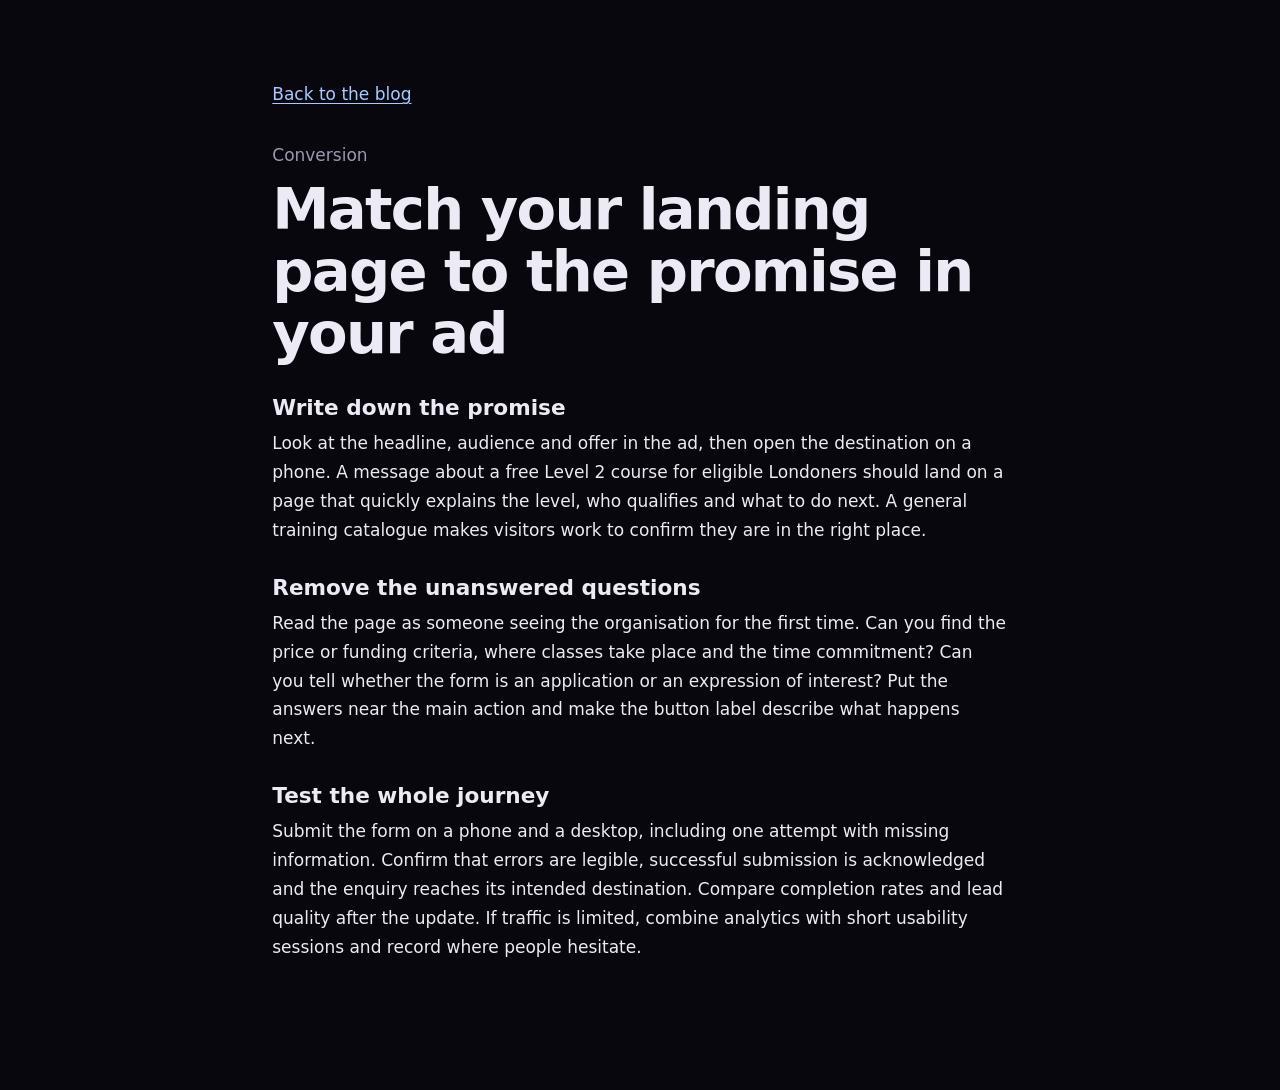
<file: blog/landing-page-message-match.html>
<!doctype html>
<html lang="en-GB">
<head>
<meta charset="utf-8">
<meta name="viewport" content="width=device-width, initial-scale=1">
<title>Match your landing page to the promise in your ad | Alex Morgan</title>
<meta name="description" content="Look at the headline, audience and offer in the ad, then open the destination on a phone.">
<link rel="stylesheet" href="article.css">
</head>
<body>
<main>
  <a href="../index.html#blog">Back to the blog</a>
  <article>
    <header><p>Conversion</p><h1>Match your landing page to the promise in your ad</h1></header>
    <section><h2>Write down the promise</h2><p>Look at the headline, audience and offer in the ad, then open the destination on a phone. A message about a free Level 2 course for eligible Londoners should land on a page that quickly explains the level, who qualifies and what to do next. A general training catalogue makes visitors work to confirm they are in the right place.</p></section>
    <section><h2>Remove the unanswered questions</h2><p>Read the page as someone seeing the organisation for the first time. Can you find the price or funding criteria, where classes take place and the time commitment? Can you tell whether the form is an application or an expression of interest? Put the answers near the main action and make the button label describe what happens next.</p></section>
    <section><h2>Test the whole journey</h2><p>Submit the form on a phone and a desktop, including one attempt with missing information. Confirm that errors are legible, successful submission is acknowledged and the enquiry reaches its intended destination. Compare completion rates and lead quality after the update. If traffic is limited, combine analytics with short usability sessions and record where people hesitate.</p></section>
  </article>
</main>
</body>
</html>
</file>
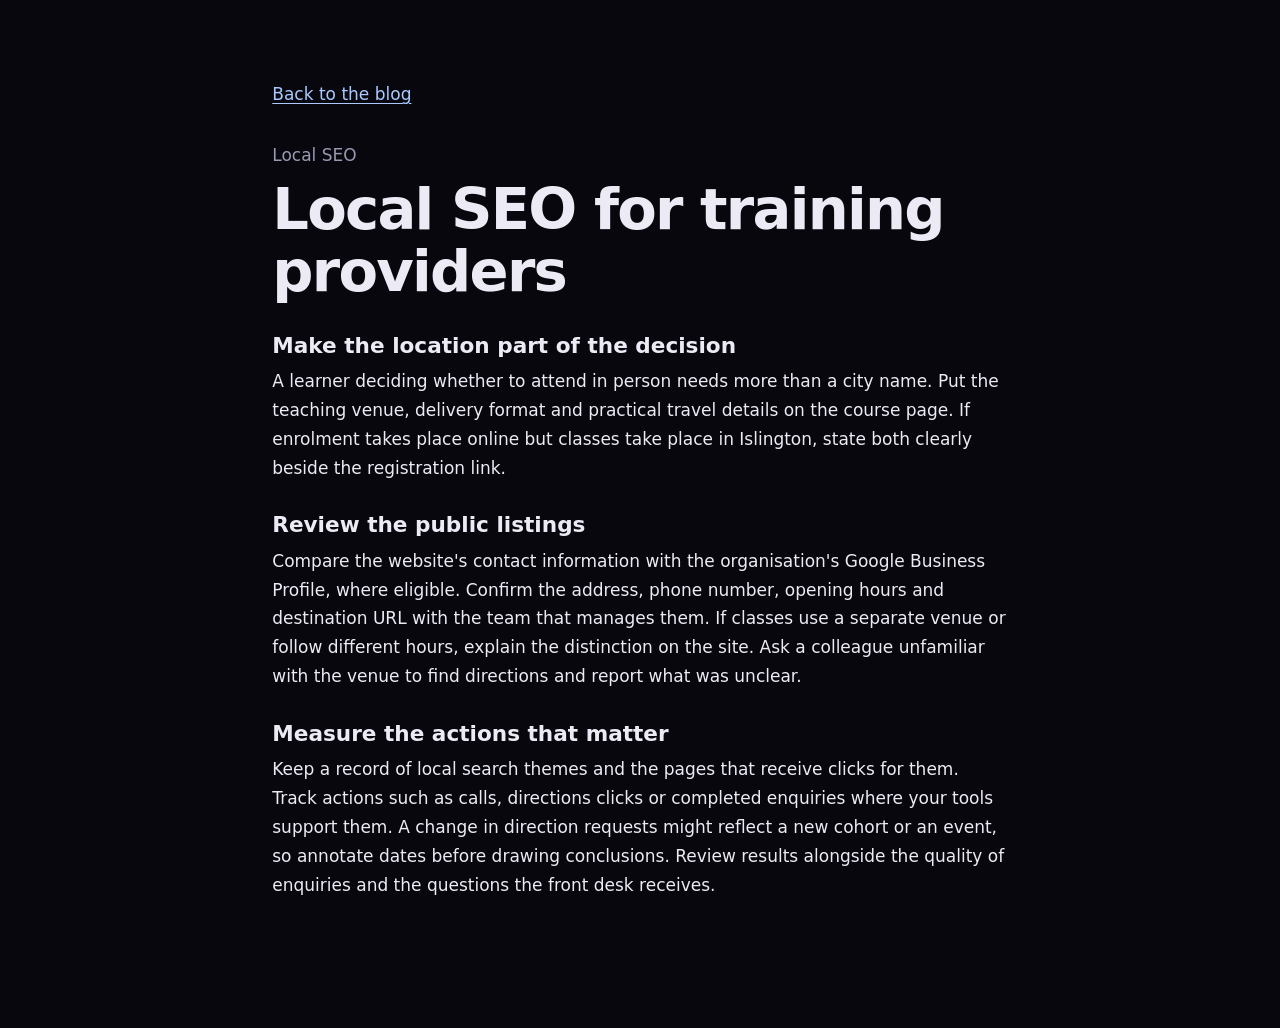
<file: blog/local-seo-training-providers.html>
<!doctype html>
<html lang="en-GB">
<head>
<meta charset="utf-8">
<meta name="viewport" content="width=device-width, initial-scale=1">
<title>Local SEO for training providers | Alex Morgan</title>
<meta name="description" content="A learner deciding whether to attend in person needs more than a city name.">
<link rel="stylesheet" href="article.css">
</head>
<body>
<main>
  <a href="../index.html#blog">Back to the blog</a>
  <article>
    <header><p>Local SEO</p><h1>Local SEO for training providers</h1></header>
    <section><h2>Make the location part of the decision</h2><p>A learner deciding whether to attend in person needs more than a city name. Put the teaching venue, delivery format and practical travel details on the course page. If enrolment takes place online but classes take place in Islington, state both clearly beside the registration link.</p></section>
    <section><h2>Review the public listings</h2><p>Compare the website's contact information with the organisation's Google Business Profile, where eligible. Confirm the address, phone number, opening hours and destination URL with the team that manages them. If classes use a separate venue or follow different hours, explain the distinction on the site. Ask a colleague unfamiliar with the venue to find directions and report what was unclear.</p></section>
    <section><h2>Measure the actions that matter</h2><p>Keep a record of local search themes and the pages that receive clicks for them. Track actions such as calls, directions clicks or completed enquiries where your tools support them. A change in direction requests might reflect a new cohort or an event, so annotate dates before drawing conclusions. Review results alongside the quality of enquiries and the questions the front desk receives.</p></section>
  </article>
</main>
</body>
</html>
</file>
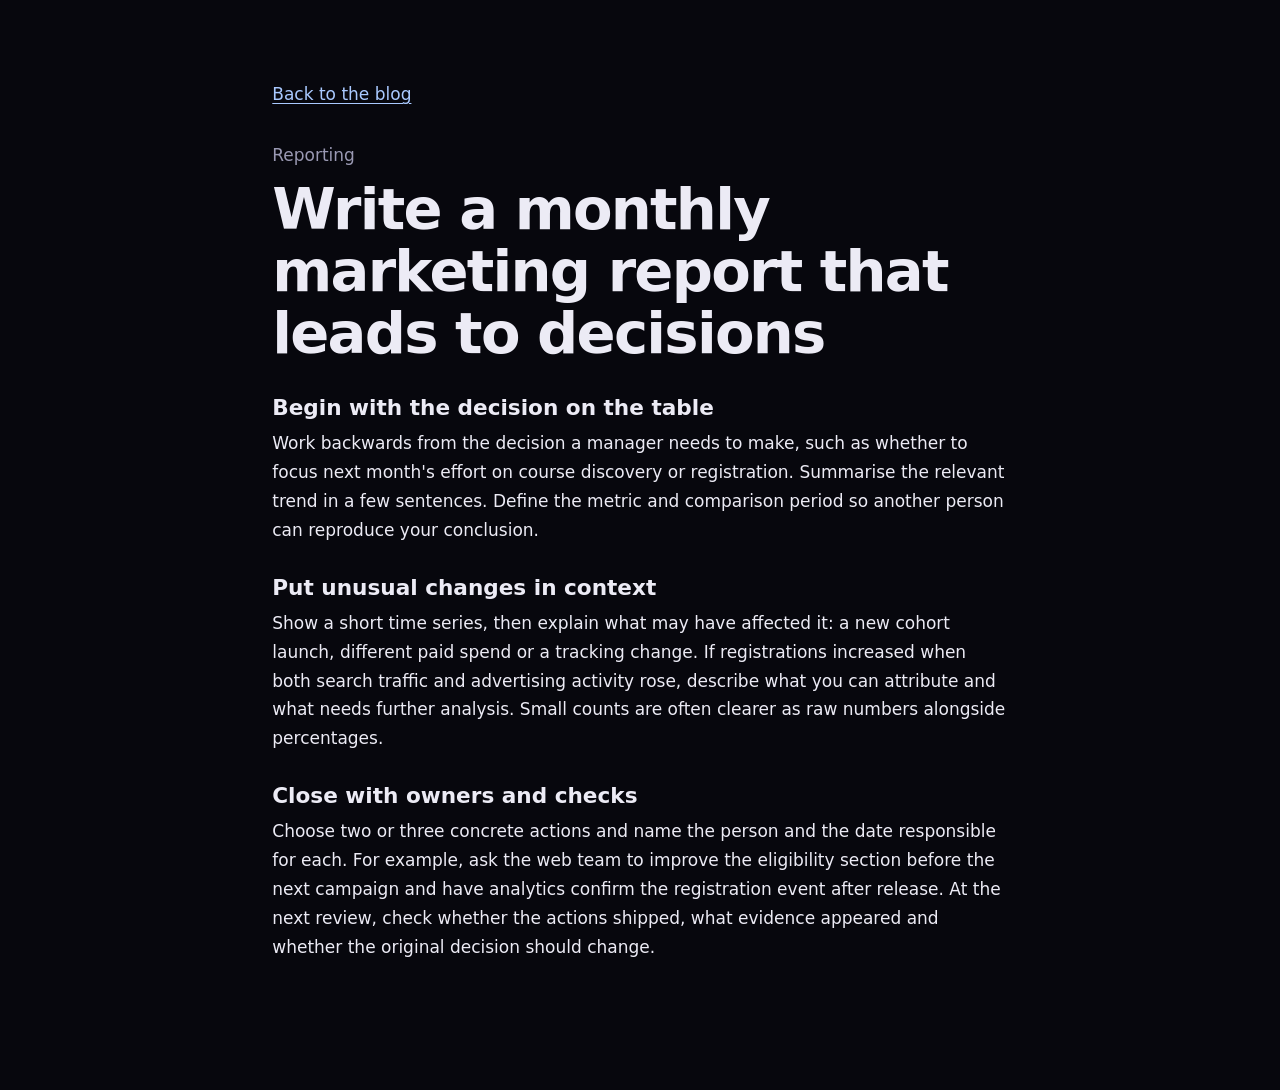
<file: blog/monthly-marketing-report.html>
<!doctype html>
<html lang="en-GB">
<head>
<meta charset="utf-8">
<meta name="viewport" content="width=device-width, initial-scale=1">
<title>Write a monthly marketing report that leads to decisions | Alex Morgan</title>
<meta name="description" content="Work backwards from the decision a manager needs to make, such as whether to focus next month&#x27;s effort on course discovery or registration.">
<link rel="stylesheet" href="article.css">
</head>
<body>
<main>
  <a href="../index.html#blog">Back to the blog</a>
  <article>
    <header><p>Reporting</p><h1>Write a monthly marketing report that leads to decisions</h1></header>
    <section><h2>Begin with the decision on the table</h2><p>Work backwards from the decision a manager needs to make, such as whether to focus next month's effort on course discovery or registration. Summarise the relevant trend in a few sentences. Define the metric and comparison period so another person can reproduce your conclusion.</p></section>
    <section><h2>Put unusual changes in context</h2><p>Show a short time series, then explain what may have affected it: a new cohort launch, different paid spend or a tracking change. If registrations increased when both search traffic and advertising activity rose, describe what you can attribute and what needs further analysis. Small counts are often clearer as raw numbers alongside percentages.</p></section>
    <section><h2>Close with owners and checks</h2><p>Choose two or three concrete actions and name the person and the date responsible for each. For example, ask the web team to improve the eligibility section before the next campaign and have analytics confirm the registration event after release. At the next review, check whether the actions shipped, what evidence appeared and whether the original decision should change.</p></section>
  </article>
</main>
</body>
</html>
</file>
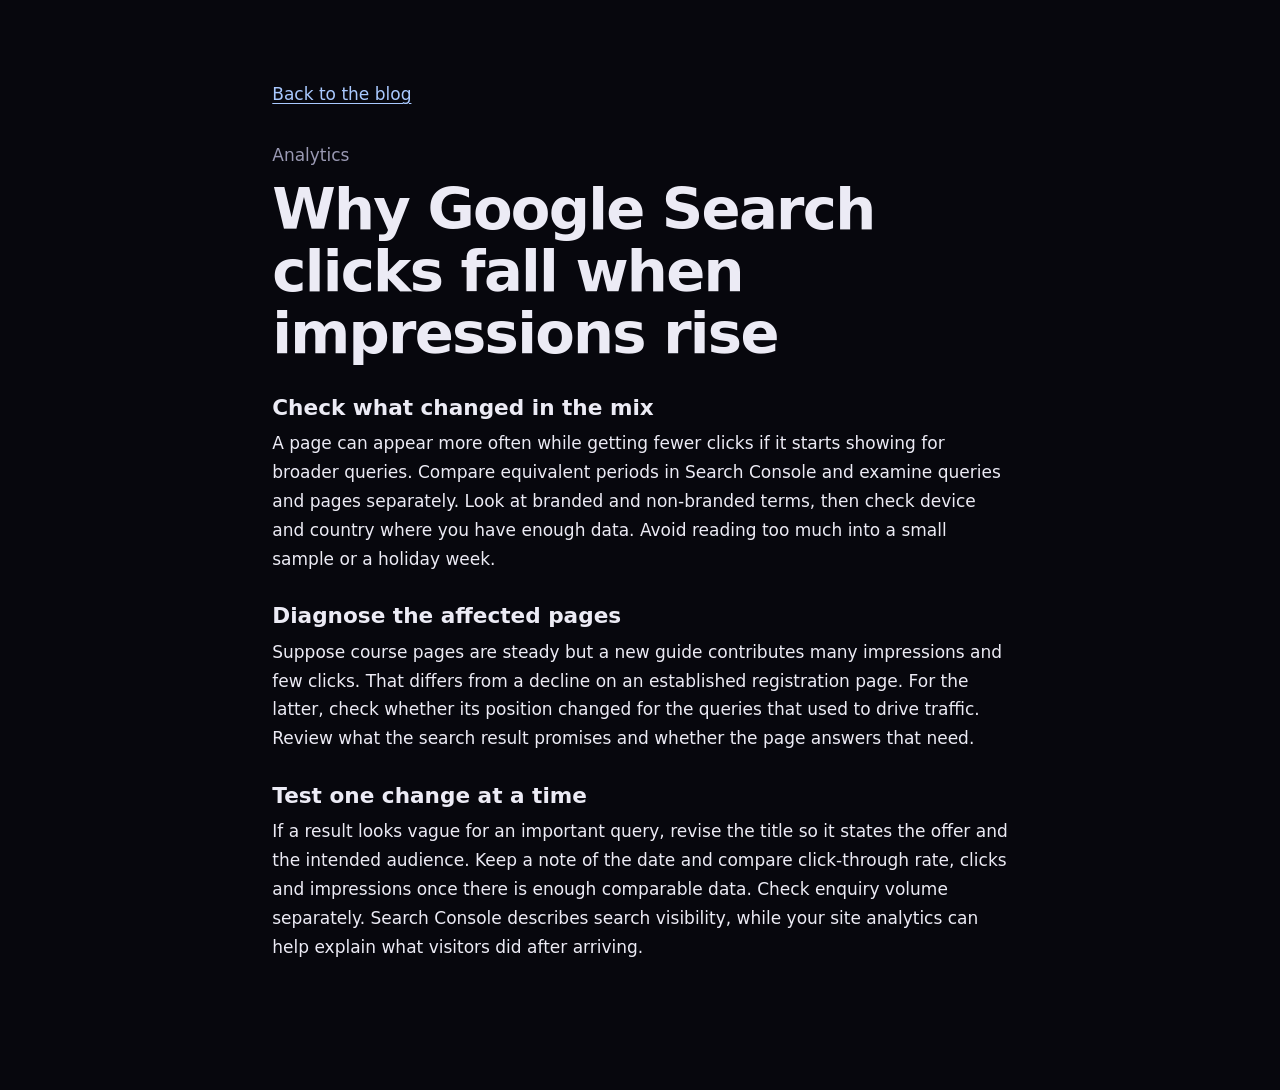
<file: blog/search-console-clicks.html>
<!doctype html>
<html lang="en-GB">
<head>
<meta charset="utf-8">
<meta name="viewport" content="width=device-width, initial-scale=1">
<title>Why Google Search clicks fall when impressions rise | Alex Morgan</title>
<meta name="description" content="A page can appear more often while getting fewer clicks if it starts showing for broader queries.">
<link rel="stylesheet" href="article.css">
</head>
<body>
<main>
  <a href="../index.html#blog">Back to the blog</a>
  <article>
    <header><p>Analytics</p><h1>Why Google Search clicks fall when impressions rise</h1></header>
    <section><h2>Check what changed in the mix</h2><p>A page can appear more often while getting fewer clicks if it starts showing for broader queries. Compare equivalent periods in Search Console and examine queries and pages separately. Look at branded and non-branded terms, then check device and country where you have enough data. Avoid reading too much into a small sample or a holiday week.</p></section>
    <section><h2>Diagnose the affected pages</h2><p>Suppose course pages are steady but a new guide contributes many impressions and few clicks. That differs from a decline on an established registration page. For the latter, check whether its position changed for the queries that used to drive traffic. Review what the search result promises and whether the page answers that need.</p></section>
    <section><h2>Test one change at a time</h2><p>If a result looks vague for an important query, revise the title so it states the offer and the intended audience. Keep a note of the date and compare click-through rate, clicks and impressions once there is enough comparable data. Check enquiry volume separately. Search Console describes search visibility, while your site analytics can help explain what visitors did after arriving.</p></section>
  </article>
</main>
</body>
</html>
</file>
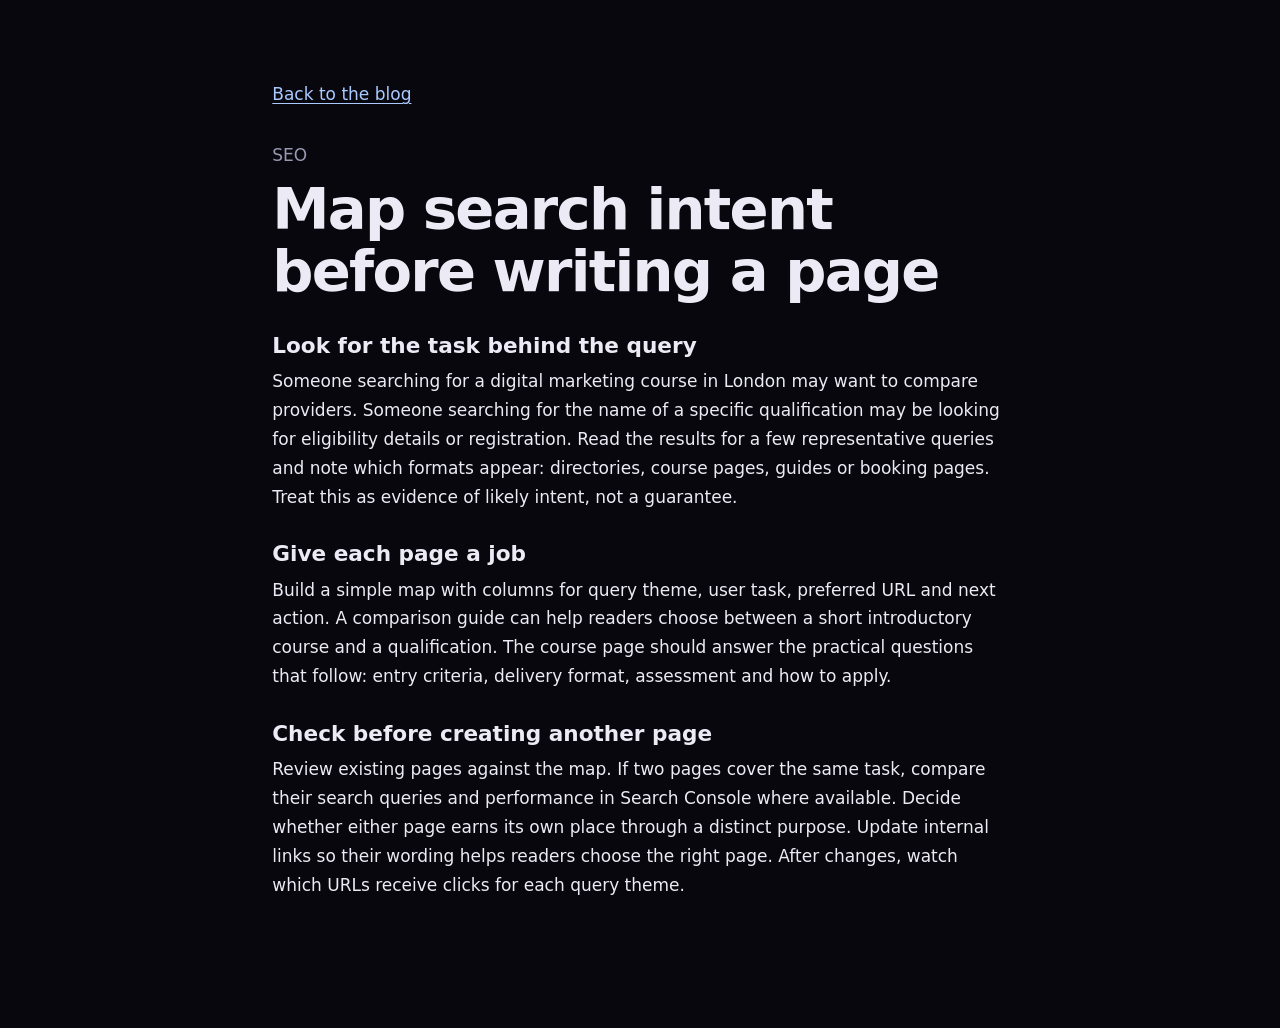
<file: blog/search-intent-mapping.html>
<!doctype html>
<html lang="en-GB">
<head>
<meta charset="utf-8">
<meta name="viewport" content="width=device-width, initial-scale=1">
<title>Map search intent before writing a page | Alex Morgan</title>
<meta name="description" content="Someone searching for a digital marketing course in London may want to compare providers.">
<link rel="stylesheet" href="article.css">
</head>
<body>
<main>
  <a href="../index.html#blog">Back to the blog</a>
  <article>
    <header><p>SEO</p><h1>Map search intent before writing a page</h1></header>
    <section><h2>Look for the task behind the query</h2><p>Someone searching for a digital marketing course in London may want to compare providers. Someone searching for the name of a specific qualification may be looking for eligibility details or registration. Read the results for a few representative queries and note which formats appear: directories, course pages, guides or booking pages. Treat this as evidence of likely intent, not a guarantee.</p></section>
    <section><h2>Give each page a job</h2><p>Build a simple map with columns for query theme, user task, preferred URL and next action. A comparison guide can help readers choose between a short introductory course and a qualification. The course page should answer the practical questions that follow: entry criteria, delivery format, assessment and how to apply.</p></section>
    <section><h2>Check before creating another page</h2><p>Review existing pages against the map. If two pages cover the same task, compare their search queries and performance in Search Console where available. Decide whether either page earns its own place through a distinct purpose. Update internal links so their wording helps readers choose the right page. After changes, watch which URLs receive clicks for each query theme.</p></section>
  </article>
</main>
</body>
</html>
</file>
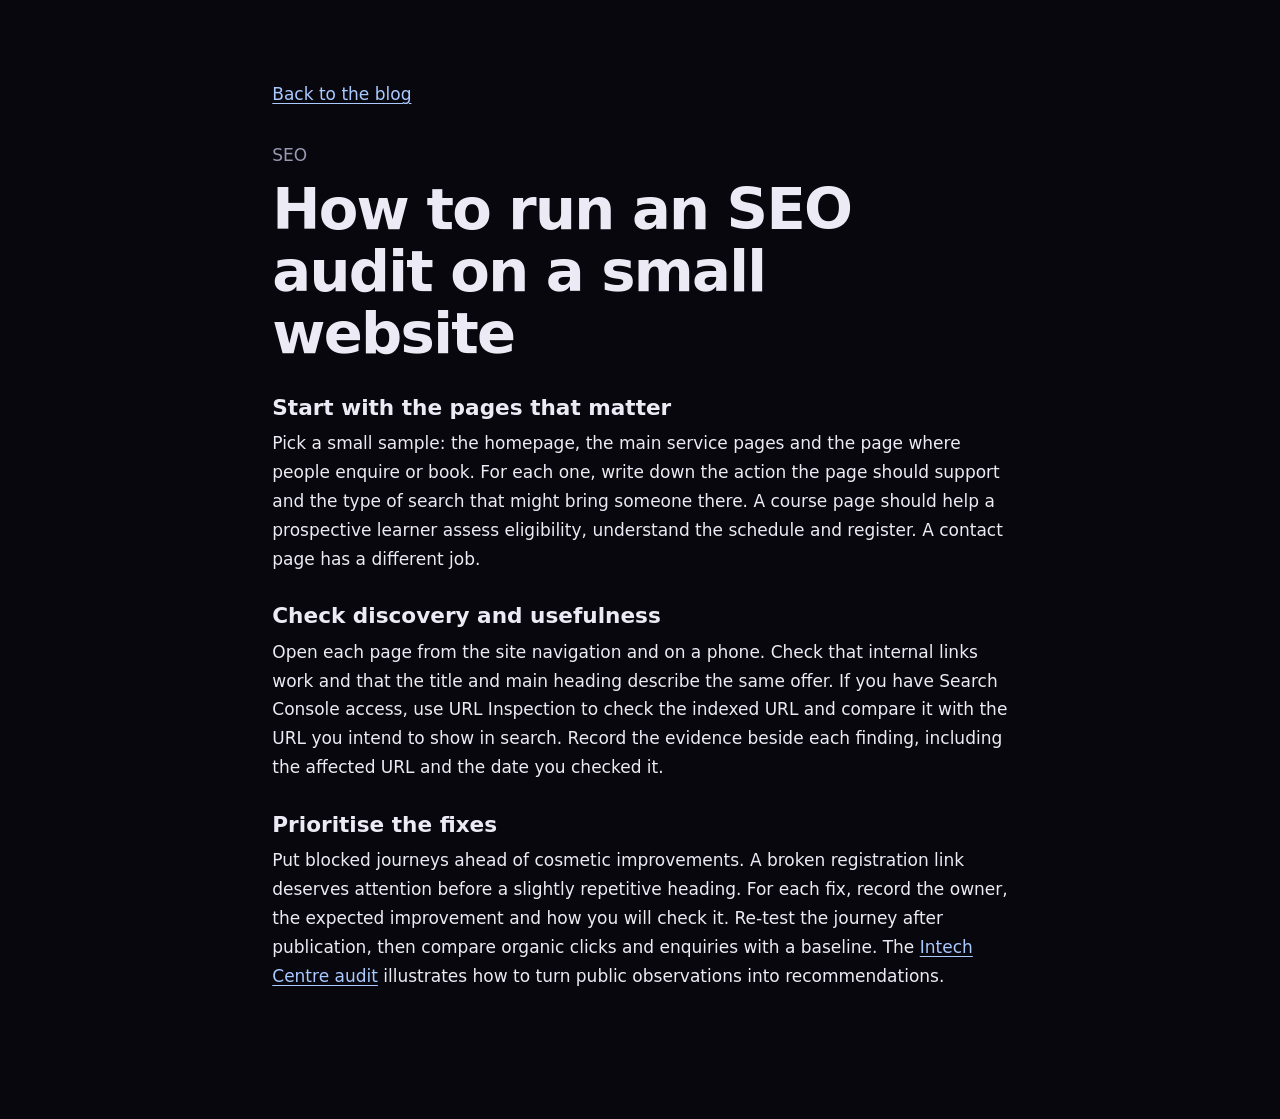
<file: blog/small-website-seo-audit.html>
<!doctype html>
<html lang="en-GB">
<head>
<meta charset="utf-8">
<meta name="viewport" content="width=device-width, initial-scale=1">
<title>How to run an SEO audit on a small website | Alex Morgan</title>
<meta name="description" content="Pick a small sample: the homepage, the main service pages and the page where people enquire or book.">
<link rel="stylesheet" href="article.css">
</head>
<body>
<main>
  <a href="../index.html#blog">Back to the blog</a>
  <article>
    <header><p>SEO</p><h1>How to run an SEO audit on a small website</h1></header>
    <section><h2>Start with the pages that matter</h2><p>Pick a small sample: the homepage, the main service pages and the page where people enquire or book. For each one, write down the action the page should support and the type of search that might bring someone there. A course page should help a prospective learner assess eligibility, understand the schedule and register. A contact page has a different job.</p></section>
    <section><h2>Check discovery and usefulness</h2><p>Open each page from the site navigation and on a phone. Check that internal links work and that the title and main heading describe the same offer. If you have Search Console access, use URL Inspection to check the indexed URL and compare it with the URL you intend to show in search. Record the evidence beside each finding, including the affected URL and the date you checked it.</p></section>
    <section><h2>Prioritise the fixes</h2><p>Put blocked journeys ahead of cosmetic improvements. A broken registration link deserves attention before a slightly repetitive heading. For each fix, record the owner, the expected improvement and how you will check it. Re-test the journey after publication, then compare organic clicks and enquiries with a baseline. The <a href='../index.html#work'>Intech Centre audit</a> illustrates how to turn public observations into recommendations.</p></section>
  </article>
</main>
</body>
</html>
</file>
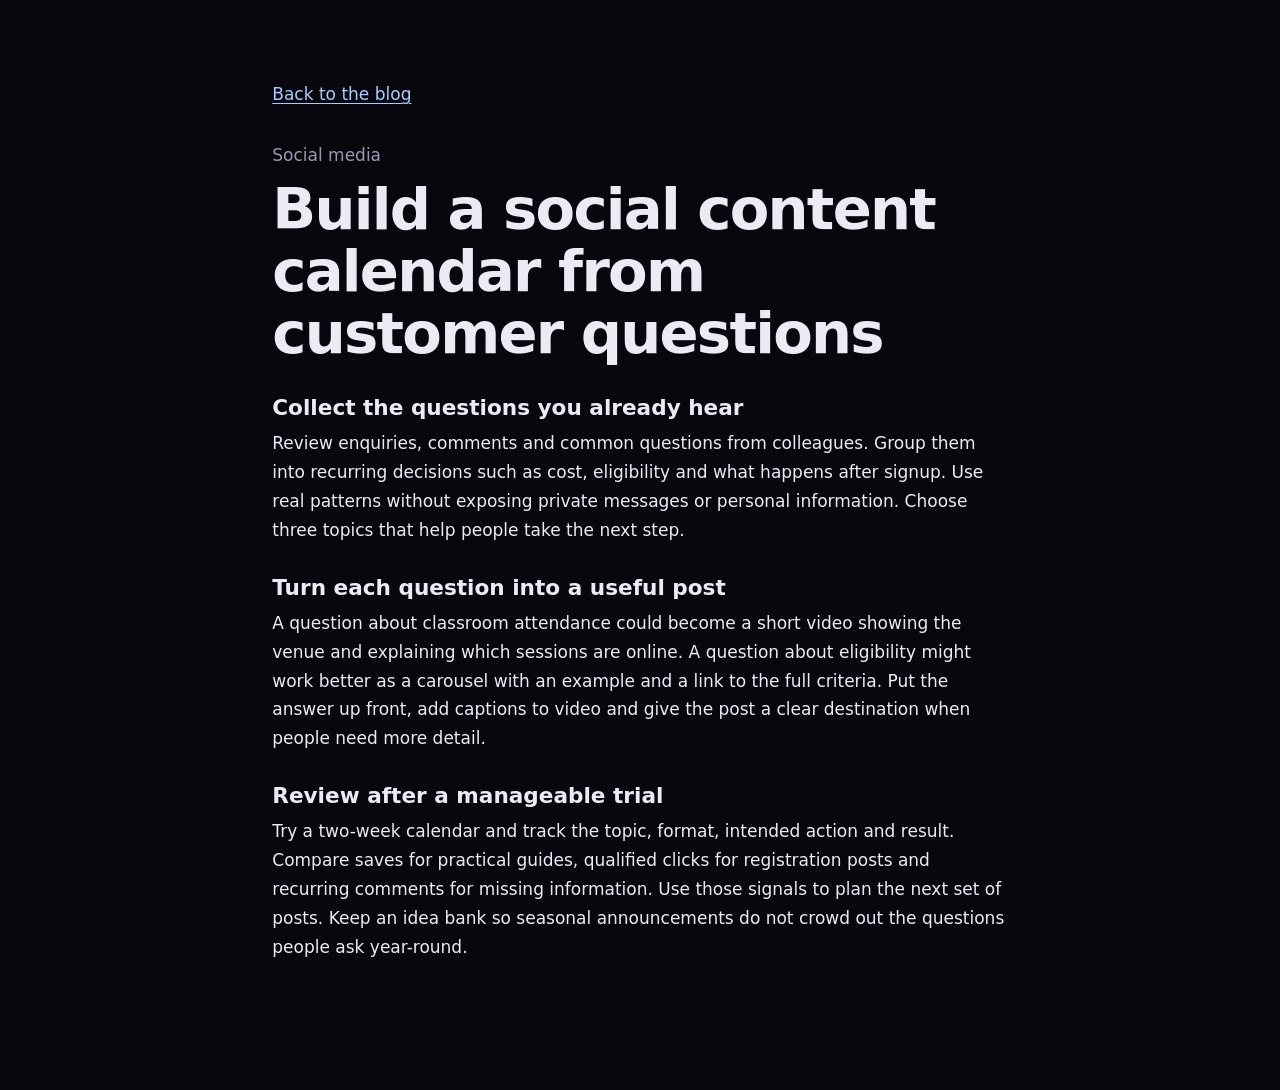
<file: blog/social-content-calendar.html>
<!doctype html>
<html lang="en-GB">
<head>
<meta charset="utf-8">
<meta name="viewport" content="width=device-width, initial-scale=1">
<title>Build a social content calendar from customer questions | Alex Morgan</title>
<meta name="description" content="Review enquiries, comments and common questions from colleagues.">
<link rel="stylesheet" href="article.css">
</head>
<body>
<main>
  <a href="../index.html#blog">Back to the blog</a>
  <article>
    <header><p>Social media</p><h1>Build a social content calendar from customer questions</h1></header>
    <section><h2>Collect the questions you already hear</h2><p>Review enquiries, comments and common questions from colleagues. Group them into recurring decisions such as cost, eligibility and what happens after signup. Use real patterns without exposing private messages or personal information. Choose three topics that help people take the next step.</p></section>
    <section><h2>Turn each question into a useful post</h2><p>A question about classroom attendance could become a short video showing the venue and explaining which sessions are online. A question about eligibility might work better as a carousel with an example and a link to the full criteria. Put the answer up front, add captions to video and give the post a clear destination when people need more detail.</p></section>
    <section><h2>Review after a manageable trial</h2><p>Try a two-week calendar and track the topic, format, intended action and result. Compare saves for practical guides, qualified clicks for registration posts and recurring comments for missing information. Use those signals to plan the next set of posts. Keep an idea bank so seasonal announcements do not crowd out the questions people ask year-round.</p></section>
  </article>
</main>
</body>
</html>
</file>
<file: alex-morgan-portfolio (1)/css/style.css>
:root{--bg:#07070d;--card:#12121c;--line:#242436;--tx:#ecebf5;--mu:#9a99b3;--a:#7c5cff;--b:#2e7bff;--g:linear-gradient(90deg,var(--b),var(--a));--r:20px}
*{box-sizing:border-box;margin:0}html{scroll-behavior:smooth;scroll-padding-top:80px}
body{background:var(--bg);color:var(--tx);font:17px/1.6 "Segoe UI",system-ui,-apple-system,Helvetica,Arial,sans-serif;overflow-x:hidden}
a{color:inherit}:focus-visible{outline:3px solid var(--b);outline-offset:3px}
.skip{position:absolute;left:-999px}.skip:focus{left:10px;top:10px;background:#fff;color:#000;padding:8px;z-index:99}
.glow{position:fixed;width:520px;height:520px;border-radius:50%;background:radial-gradient(var(--a),transparent 65%);opacity:.18;pointer-events:none;transform:translate(-50%,-50%);left:60%;top:20%;z-index:-1}
.nav{position:fixed;inset:0 0 auto;display:flex;justify-content:space-between;align-items:center;padding:14px 5vw;backdrop-filter:blur(14px);background:#07070dcc;z-index:20;border-bottom:1px solid var(--line)}
.logo{font-weight:800;text-decoration:none;font-size:1.2rem}.logo span{color:var(--a)}
nav a{margin-left:26px;text-decoration:none;color:var(--mu);transition:.2s}nav a:hover{color:#fff}nav .pill{background:var(--g);color:#fff;padding:8px 18px;border-radius:99px}
.burger{display:none;background:none;border:0;padding:8px}.burger i{display:block;width:26px;height:2px;background:#fff;margin:6px 0}
section{padding:110px 5vw}.hero{min-height:100vh;padding-top:150px;max-width:1200px;margin:auto}
.tag{color:var(--b);font:600 .8rem/1 monospace;letter-spacing:.12em;text-transform:uppercase}
h1{font-size:clamp(2.4rem,7vw,5.6rem);line-height:1.02;letter-spacing:-.03em;margin:22px 0;font-weight:800}
h2{font-size:clamp(2rem,5vw,3.6rem);letter-spacing:-.02em;margin-bottom:36px;line-height:1.1}
em{font-style:normal;background:var(--g);-webkit-background-clip:text;background-clip:text;color:transparent}
.lead{max-width:640px;color:var(--mu);font-size:1.15rem}.btns{display:flex;gap:14px;margin:34px 0;flex-wrap:wrap}
.btn{display:inline-block;background:var(--g);color:#fff;border:0;padding:14px 28px;border-radius:99px;font:600 1rem inherit;text-decoration:none;cursor:pointer;transition:transform .2s,box-shadow .2s}
.btn:hover{transform:translateY(-3px);box-shadow:0 10px 30px #7c5cff55}.btn.ghost{background:none;border:1px solid var(--a)}
.draw{width:100%;max-width:800px;margin-top:10px}.draw path{stroke-dasharray:1100;stroke-dashoffset:1100;animation:d 2.8s .4s forwards}@keyframes d{to{stroke-dashoffset:0}}
.stats{display:grid;grid-template-columns:repeat(auto-fit,minmax(150px,1fr));gap:20px;margin-top:40px;border-top:1px solid var(--line);padding-top:30px}
.stats b{font-size:3rem;display:block;line-height:1}.stats span{color:var(--mu);font-size:.9rem}
.marquee{overflow:hidden;border-block:1px solid var(--line);padding:16px 0;white-space:nowrap}.marquee div{display:inline-block;font-size:2rem;font-weight:800;color:#2a2a40;animation:m 30s linear infinite}@keyframes m{to{transform:translateX(-50%)}}
.sec{max-width:1200px;margin:auto}.two{display:grid;grid-template-columns:1fr 1fr;gap:50px}.big{font-size:1.7rem;line-height:1.35;font-weight:600}
.chips{list-style:none;padding:0;display:flex;flex-wrap:wrap;gap:8px;margin:18px 0}.chips li{border:1px solid var(--line);padding:6px 14px;border-radius:99px;color:var(--mu)}
.note{color:var(--mu);font-size:.9rem;margin:-18px 0 24px}.note strong{color:#fff}
.grid4{display:grid;grid-template-columns:repeat(auto-fit,minmax(240px,1fr));gap:18px}
.box{background:var(--card);border:1px solid var(--line);border-radius:var(--r);padding:24px;transition:.25s}.box:hover{transform:translateY(-6px);border-color:var(--a)}
.box h3{margin-bottom:10px;font-size:1.05rem}.box li{list-style:none;color:var(--mu)}.box ul{padding:0}
.cert b{display:block;font-size:2rem}.cert small{color:var(--b)}
.filters{display:flex;gap:10px;margin-bottom:26px;flex-wrap:wrap}.filters button{background:none;color:var(--mu);border:1px solid var(--line);padding:8px 20px;border-radius:99px;cursor:pointer;font:inherit}.filters .on{background:var(--g);color:#fff;border-color:transparent}
.cards{display:grid;grid-template-columns:repeat(auto-fit,minmax(300px,1fr));gap:22px}
.card{background:var(--card);border:1px solid var(--line);border-radius:var(--r);overflow:hidden;cursor:pointer;text-align:left;color:inherit;padding:0;font:inherit;transition:.3s;animation:in .5s}.card:hover{transform:translateY(-8px);border-color:var(--a);box-shadow:0 20px 50px #7c5cff22}
@keyframes in{from{opacity:0;transform:translateY(20px)}}
.card .thumb{height:190px;display:grid;place-items:center;font-size:3.2rem}.card .info{padding:22px}.card small{color:var(--b);font-family:monospace}.card h3{margin:6px 0}.card p{color:var(--mu);font-size:.95rem}
.kpi{display:flex;gap:10px;margin-top:12px;flex-wrap:wrap}.kpi span{background:#1b1b2b;border-radius:10px;padding:6px 12px;font-weight:700}
dialog{background:var(--bg);color:var(--tx);border:1px solid var(--a);border-radius:var(--r);width:min(920px,94vw);max-height:90vh;padding:34px;overflow:auto;margin:auto}dialog::backdrop{background:#000b}
.x{position:absolute;right:16px;top:10px;background:none;border:0;color:#fff;font-size:2rem;cursor:pointer}
#mbody h3{font-size:2rem;margin:6px 0 12px}.mgrid{display:grid;grid-template-columns:1fr 1fr;gap:18px;margin:20px 0}.mgrid h4{color:var(--b);font:600 .8rem monospace;text-transform:uppercase;margin-bottom:4px}
.vis{background:var(--card);border:1px solid var(--line);border-radius:var(--r);padding:20px;margin:18px 0}.vis table{width:100%;border-collapse:collapse;font-size:.9rem}.vis td{padding:6px;border-bottom:1px solid var(--line)}
.posts{display:grid;grid-template-columns:repeat(3,1fr);gap:8px}.post{aspect-ratio:1;border-radius:12px;display:grid;place-items:center;text-align:center;padding:8px;font-weight:700;font-size:.85rem}
.mnav{display:flex;justify-content:space-between;margin-top:20px}
form{display:grid;gap:14px}label{display:grid;gap:4px;color:var(--mu);font-size:.9rem}input,textarea{background:var(--card);border:1px solid var(--line);border-radius:12px;padding:12px;color:#fff;font:inherit}
footer{text-align:center;color:var(--mu);padding:40px;border-top:1px solid var(--line);font-size:.9rem}
@media(max-width:800px){.two,.mgrid{grid-template-columns:1fr}.burger{display:block}nav{position:absolute;top:100%;left:0;right:0;background:var(--bg);display:none;flex-direction:column;padding:20px 5vw}nav.open{display:flex}nav a{margin:10px 0}}
@media(prefers-reduced-motion:reduce){*{animation:none!important;transition:none!important;scroll-behavior:auto}.draw path{stroke-dashoffset:0}}
</file>
<file: blog/article.css>
:root{--bg:#07070d;--card:#12121c;--line:#242436;--tx:#ecebf5;--mu:#9a99b3;--a:#7c5cff;--b:#2e7bff;--g:linear-gradient(90deg,var(--b),var(--a));--r:20px}
*{box-sizing:border-box}
body{margin:0;background:var(--bg);color:var(--tx);font:17px/1.7 "Segoe UI",system-ui,sans-serif}
a{color:#a9c9ff;text-underline-offset:.18em}
a:focus-visible{outline:3px solid var(--b);outline-offset:4px}
main{width:min(100% - 2rem,68ch);margin:0 auto;padding:clamp(2rem,8vw,5rem) 0}
article{margin:2rem 0 3rem}
article header p{color:var(--mu);margin:0}
h1{font-size:clamp(2rem,6vw,3.6rem);line-height:1.08;letter-spacing:-.03em;margin:.55rem 0 1.4rem}
h2{font-size:1.35rem;line-height:1.3;margin:1.8rem 0 .45rem}
article section p{margin:0}
</file>
